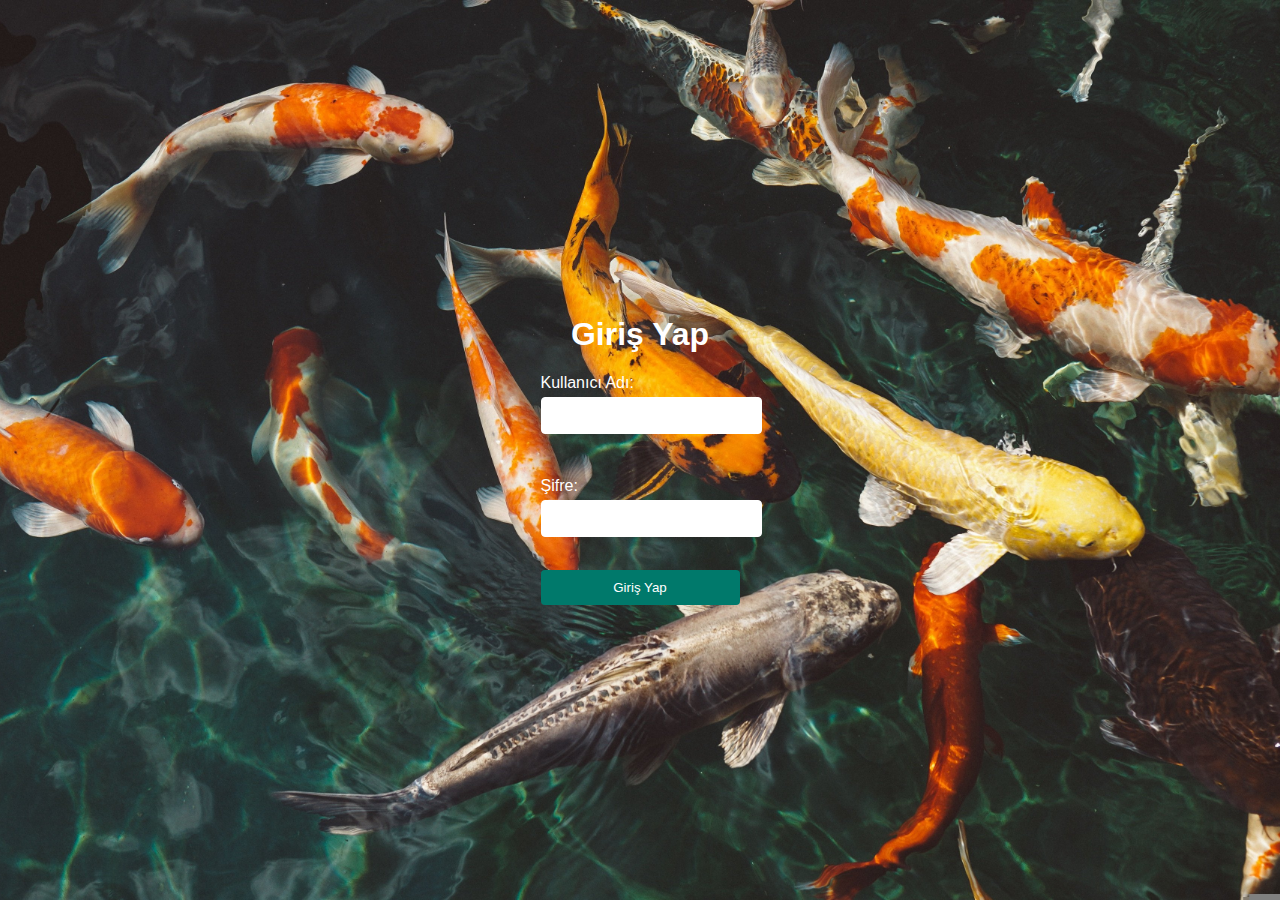
<file: 1/index.html>
<!DOCTYPE html>
<html lang="tr">
<head>
    <meta charset="UTF-8">
    <meta name="viewport" content="width=device-width, initial-scale=1.0">
    <title>Giriş Sayfası</title>
    <link rel="stylesheet" href="style3.css">
</head>
<body>
    
    <form id="loginForm">
        <h1>Giriş Yap</h1>
        <label for="username">Kullanıcı Adı:</label>
        <input type="text" id="username" required><br><br>

        <label for="password">Şifre:</label>
        <input type="password" id="password" required><br><br>

        <button type="submit">Giriş Yap</button>
    </form>
    
        <script>
            document.getElementById('loginForm').onsubmit = function(event) {
                event.preventDefault();
    
                // Giriş bilgilerini al
                const username = document.getElementById('username').value;
                const password = document.getElementById('password').value;
    
                // Basit bir kontrol: Eğer kullanıcı adı ve şifre boş değilse
                if (username === 'ceo' && password ==='123456789') {
                    // Listeleme sayfasına yönlendir
                    window.location.href = 'Binalar/bina-secimi.html';
                } else {
                    alert('Lütfen geçerli kullanıcı adı ve şifre giriniz.');
                }
            }
        </script>
    </body>
    </html>
</file>
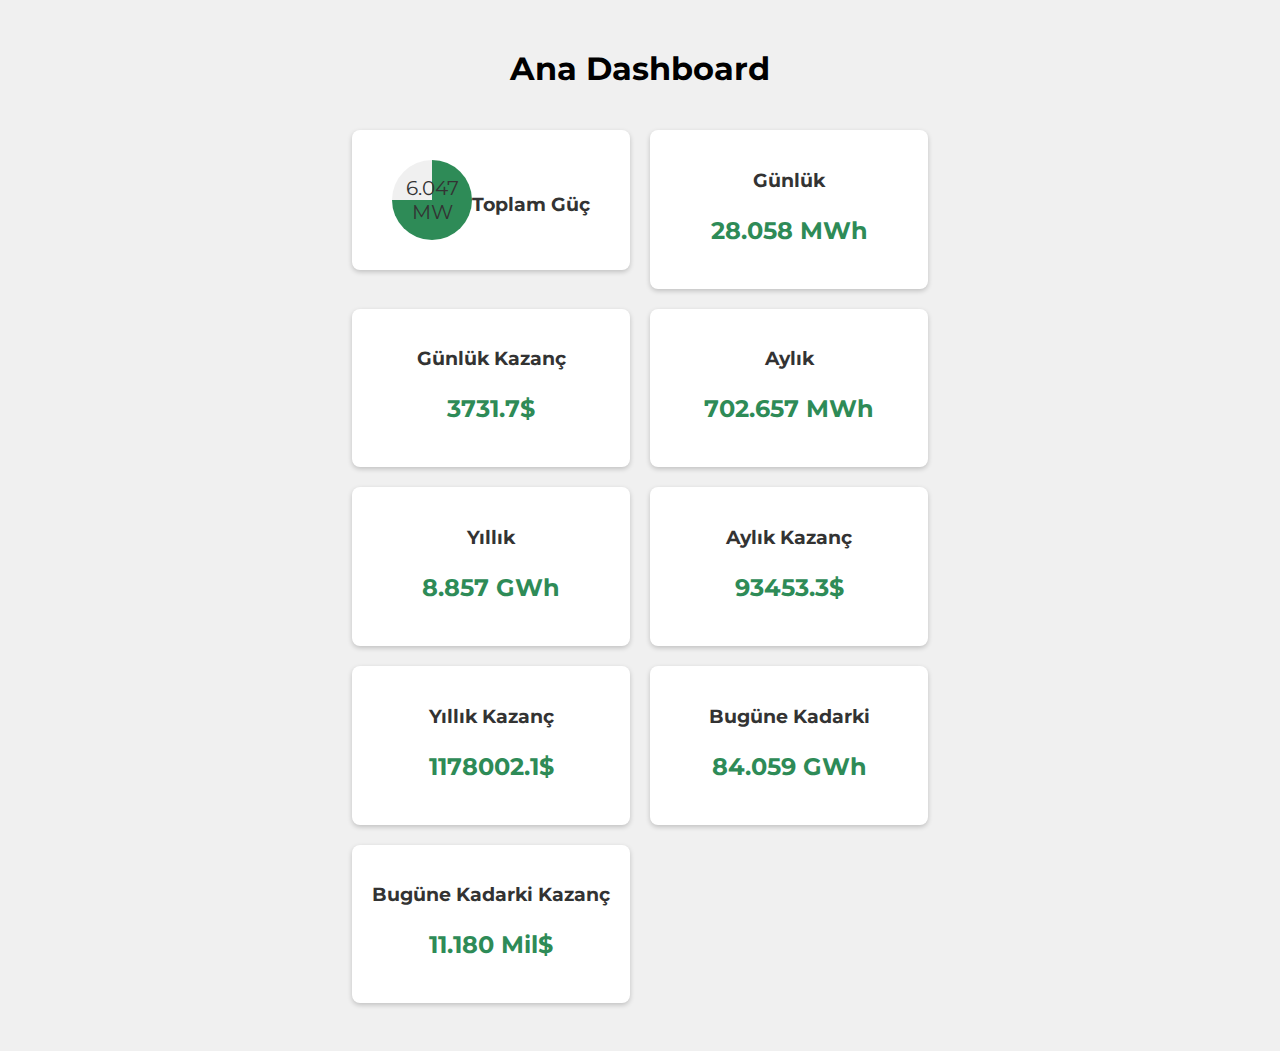
<file: 1/dashboard.html>
<!DOCTYPE html>
<html lang="tr">
<head>
    <meta charset="UTF-8">
    <meta name="viewport" content="width=device-width, initial-scale=1.0">
    <title>Ana Dashboard</title>
    <link rel="preconnect" href="https://fonts.googleapis.com">
    <link rel="preconnect" href="https://fonts.gstatic.com" crossorigin>
    <link href="https://fonts.googleapis.com/css2?family=Montserrat:wght@400;700&display=swap" rel="stylesheet">
    <style>
        body {
            font-family: 'Montserrat', sans-serif;
            background-color: #f0f0f0;
            display: flex;
            justify-content: center;
            align-items: center;
            flex-direction: column;
            padding: 20px;
        }

        .dashboard {
            display: grid;
            grid-template-columns: repeat(2, 1fr);
            gap: 20px;
            max-width: 900px;
            margin: 20px;
        }

        .card {
            background-color: white;
            border-radius: 8px;
            padding: 20px;
            box-shadow: 0 2px 5px rgba(0, 0, 0, 0.2);
            text-align: center;
        }

        .card h3 {
            margin-bottom: 10px;
            color: #333;
        }

        .card p {
            font-size: 24px;
            font-weight: bold;
            color: #2e8b57;
        }

        .card.gauge {
            display: flex;
            justify-content: center;
            align-items: center;
            height: 100px;
        }

        .gauge-circle {
            width: 80px;
            height: 80px;
            background: conic-gradient(#2e8b57 75%, #f0f0f0 75%);
            border-radius: 50%;
            display: flex;
            justify-content: center;
            align-items: center;
            font-size: 20px;
            color: #333;
        }
    </style>
</head>
<body>
    <h1>Ana Dashboard</h1>
    <div class="dashboard">
        <div class="card gauge">
            <div class="gauge-circle">6.047 MW</div>
            <h3>Toplam Güç</h3>
        </div>
        <div class="card">
            <h3>Günlük</h3>
            <p>28.058 MWh</p>
        </div>
        <div class="card">
            <h3>Günlük Kazanç</h3>
            <p>3731.7$</p>
        </div>
        <div class="card">
            <h3>Aylık</h3>
            <p>702.657 MWh</p>
        </div>
        <div class="card">
            <h3>Yıllık</h3>
            <p>8.857 GWh</p>
        </div>
        <div class="card">
            <h3>Aylık Kazanç</h3>
            <p>93453.3$</p>
        </div>
        <div class="card">
            <h3>Yıllık Kazanç</h3>
            <p>1178002.1$</p>
        </div>
        <div class="card">
            <h3>Bugüne Kadarki</h3>
            <p>84.059 GWh</p>
        </div>
        <div class="card">
            <h3>Bugüne Kadarki Kazanç</h3>
            <p>11.180 Mil$</p>
        </div>
    </div>
</body>
</html>
</file>
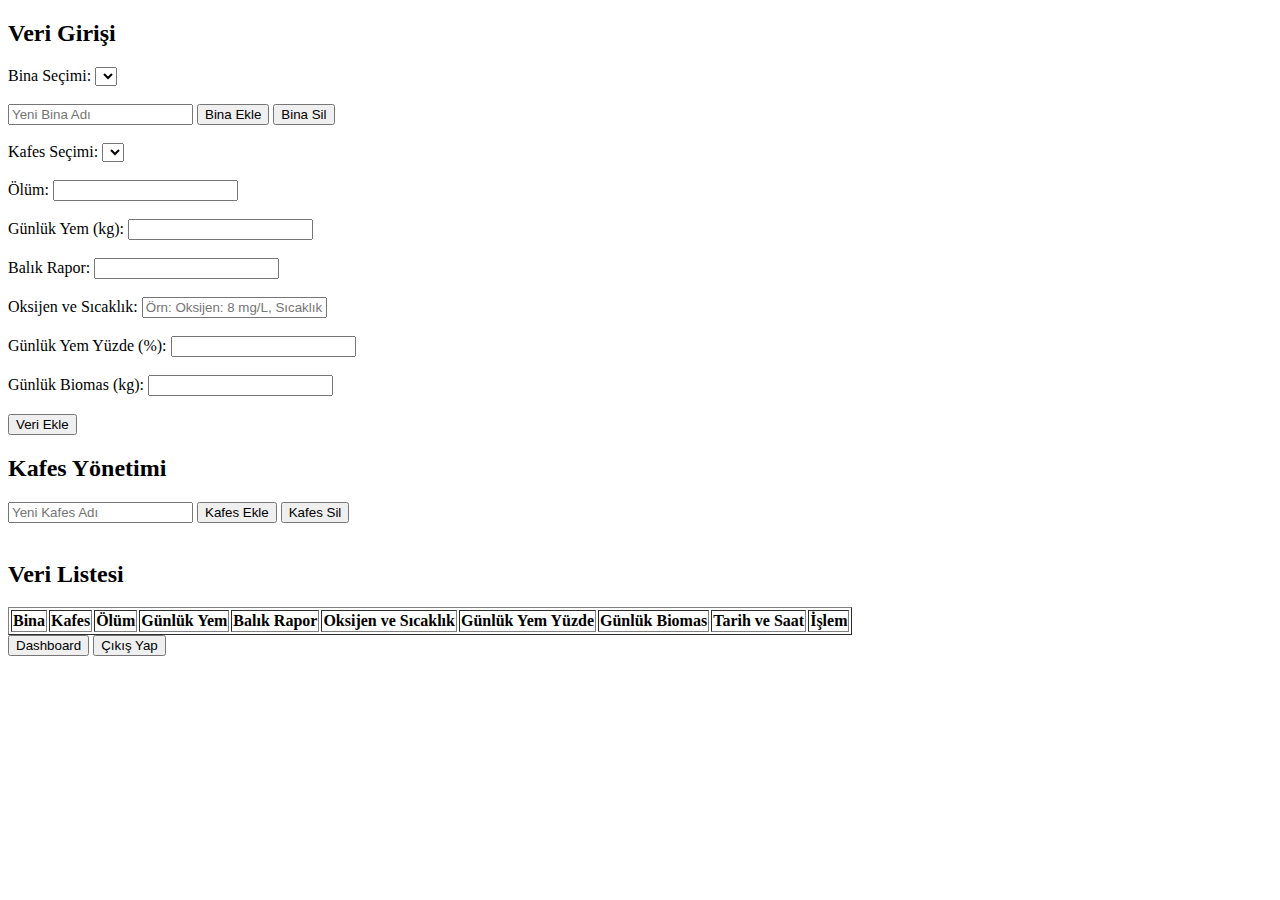
<file: 1/list.html>
<!DOCTYPE html>
<html lang="tr">
<head>
    <meta charset="UTF-8">
    <meta name="viewport" content="width=device-width, initial-scale=1.0">
    <title>Listeleme Sayfası</title>
</head>
<body>
    <h2>Veri Girişi</h2>
    <form id="dataForm">
        <!-- Bina Seçim Alanı -->
        <label for="binaSecimi">Bina Seçimi:</label>
        <select id="binaSecimi" required>
            <!-- Dinamik olarak bina seçenekleri eklenecek -->
        </select><br><br>

        <!-- Bina Ekleme ve Silme Butonları -->
        <input type="text" id="binaAdi" placeholder="Yeni Bina Adı">
        <button type="button" onclick="addBuilding()">Bina Ekle</button>
        <button type="button" onclick="deleteBuilding()">Bina Sil</button><br><br>

        <!-- Kafes Seçim Alanı -->
        <label for="kafesSecimi">Kafes Seçimi:</label>
        <select id="kafesSecimi" required>
            <!-- Dinamik olarak kafes seçenekleri eklenecek -->
        </select><br><br>

        <label for="olum">Ölüm:</label>
        <input type="number" id="olum" required><br><br>

        <label for="gunlukYem">Günlük Yem (kg):</label>
        <input type="number" id="gunlukYem" required><br><br>

        <label for="balikRapor">Balık Rapor:</label>
        <input type="text" id="balikRapor" required><br><br>

        <label for="oksijenSicaklik">Oksijen ve Sıcaklık:</label>
        <input type="text" id="oksijenSicaklik" placeholder="Örn: Oksijen: 8 mg/L, Sıcaklık: 20°C" required><br><br>

        <label for="gunlukYemYuzde">Günlük Yem Yüzde (%):</label>
        <input type="number" id="gunlukYemYuzde" required><br><br>

        <label for="gunlukBiomas">Günlük Biomas (kg):</label>
        <input type="number" id="gunlukBiomas" required><br><br>

        <button type="submit">Veri Ekle</button>
    </form>

    <h2>Kafes Yönetimi</h2>
    <input type="text" id="kafesAdi" placeholder="Yeni Kafes Adı">
    <button onclick="addCage()">Kafes Ekle</button>
    <button onclick="deleteCage()">Kafes Sil</button><br><br>

    <h2>Veri Listesi</h2>
    <table border="1">
        <thead>
            <tr>
                <th>Bina</th>
                <th>Kafes</th>
                <th>Ölüm</th>
                <th>Günlük Yem</th>
                <th>Balık Rapor</th>
                <th>Oksijen ve Sıcaklık</th>
                <th>Günlük Yem Yüzde</th>
                <th>Günlük Biomas</th>
                <th>Tarih ve Saat</th>
                <th>İşlem</th>
            </tr>
        </thead>
        <tbody id="dataTableBody">
            <!-- Yeni veriler buraya eklenecek -->
        </tbody>
    </table>

    <!-- Dashboard ve Çıkış Yap butonları -->
    <button onclick="goToDashboard()">Dashboard</button>
    <button onclick="logout()">Çıkış Yap</button>

    <script>
        // Dinamik olarak bina ve kafes listesini yükle
        window.onload = function() {
            loadBuildings();
            loadCages();
            loadStoredData();
        };

        // localStorage'dan verileri yükle ve tabloya ekle
        function loadStoredData() {
            const storedData = JSON.parse(localStorage.getItem('dataList')) || [];
            const tableBody = document.getElementById('dataTableBody');

            storedData.forEach((data, index) => {
                addRowToTable(data, index);
            });
        }

        document.getElementById('dataForm').onsubmit = function(event) {
            event.preventDefault();

            // Form alanlarındaki verileri al
            const bina = document.getElementById('binaSecimi').value;
            const kafes = document.getElementById('kafesSecimi').value;
            const olum = document.getElementById('olum').value;
            const gunlukYem = document.getElementById('gunlukYem').value;
            const balikRapor = document.getElementById('balikRapor').value;
            const oksijenSicaklik = document.getElementById('oksijenSicaklik').value;
            const gunlukYemYuzde = document.getElementById('gunlukYemYuzde').value;
            const gunlukBiomas = document.getElementById('gunlukBiomas').value;

            // Bilgisayarın mevcut tarih ve saatini al
            const currentDateTime = new Date();
            const formattedDateTime = currentDateTime.toLocaleString('tr-TR', { 
                dateStyle: 'short', 
                timeStyle: 'short' 
            });

            // Yeni veriyi oluştur
            const newData = {
                bina,
                kafes,
                olum,
                gunlukYem,
                balikRapor,
                oksijenSicaklik,
                gunlukYemYuzde,
                gunlukBiomas,
                tarihSaat: formattedDateTime
            };

            // localStorage'a veriyi ekle
            const storedData = JSON.parse(localStorage.getItem('dataList')) || [];
            storedData.push(newData);
            localStorage.setItem('dataList', JSON.stringify(storedData));

            // Yeni tablo satırı oluştur ve tabloya ekle
            addRowToTable(newData, storedData.length - 1);

            // Formu sıfırla
            document.getElementById('dataForm').reset();
        };

        // Tabloya yeni bir satır ekleme fonksiyonu
        function addRowToTable(data, index) {
            const tableBody = document.getElementById('dataTableBody');
            const newRow = tableBody.insertRow();

            newRow.innerHTML = `
                <td>${data.bina}</td>
                <td>${data.kafes}</td>
                <td>${data.olum}</td>
                <td>${data.gunlukYem} kg</td>
                <td>${data.balikRapor}</td>
                <td>${data.oksijenSicaklik}</td>
                <td>%${data.gunlukYemYuzde}</td>
                <td>${data.gunlukBiomas} kg</td>
                <td>${data.tarihSaat}</td>
                <td><button onclick="deleteRow(${index})">Sil</button></td>
            `;
        }

        // Satırı ve veriyi silme fonksiyonu
        function deleteRow(index) {
            // localStorage'daki veriyi sil
            let storedData = JSON.parse(localStorage.getItem('dataList')) || [];
            storedData.splice(index, 1);
            localStorage.setItem('dataList', JSON.stringify(storedData));

            // Tabloyu güncelle
            document.getElementById('dataTableBody').innerHTML = '';
            storedData.forEach((data, index) => {
                addRowToTable(data, index);
            });
        }

        // Dinamik bina listesi oluşturma ve güncelleme
        function loadBuildings() {
            const storedBuildings = JSON.parse(localStorage.getItem('buildingList')) || [];
            const binaSecimi = document.getElementById('binaSecimi');
            binaSecimi.innerHTML = ''; // Önce mevcut seçenekleri temizle

            storedBuildings.forEach((bina, index) => {
                let option = document.createElement('option');
                option.value = bina;
                option.text = bina;
                binaSecimi.appendChild(option);
            });
        }

        // Yeni bina ekleme fonksiyonu
        function addBuilding() {
            const binaAdi = document.getElementById('binaAdi').value;
            if (binaAdi) {
                const storedBuildings = JSON.parse(localStorage.getItem('buildingList')) || [];
                storedBuildings.push(binaAdi);
                localStorage.setItem('buildingList', JSON.stringify(storedBuildings));

                // Seçenekleri güncelle
                loadBuildings();
                document.getElementById('binaAdi').value = ''; // Girdi alanını temizle
            } else {
                alert("Lütfen bir bina adı girin.");
            }
        }

        // Bina silme fonksiyonu
        function deleteBuilding() {
            const binaAdi = document.getElementById('binaAdi').value;
            if (binaAdi) {
                let storedBuildings = JSON.parse(localStorage.getItem('buildingList')) || [];
                const index = storedBuildings.indexOf(binaAdi);
                if (index !== -1) {
                    storedBuildings.splice(index, 1);
                    localStorage.setItem('buildingList', JSON.stringify(storedBuildings));

                    // Seçenekleri güncelle
                    loadBuildings();
                    document.getElementById('binaAdi').value = ''; // Girdi alanını temizle
                } else {
                    alert("Bina bulunamadı.");
                }
            } else {
                alert("Lütfen silmek istediğiniz binanın adını girin.");
            }
        }

        // Dinamik kafes listesi oluşturma ve güncelleme
        function loadCages() {
            const storedCages = JSON.parse(localStorage.getItem('cageList')) || [];
            const kafesSecimi = document.getElementById('kafesSecimi');
            kafesSecimi.innerHTML = ''; // Önce mevcut seçenekleri temizle

            storedCages.forEach((kafes, index) => {
                let option = document.createElement('option');
                option.value = kafes;
                option.text = kafes;
                kafesSecimi.appendChild(option);
            });
        }

        // Yeni kafes ekleme fonksiyonu
        function addCage() {
            const kafesAdi = document.getElementById('kafesAdi').value;
            if (kafesAdi) {
                const storedCages = JSON.parse(localStorage.getItem('cageList')) || [];
                storedCages.push(kafesAdi);
                localStorage.setItem('cageList', JSON.stringify(storedCages));

                // Seçenekleri güncelle
                loadCages();
                document.getElementById('kafesAdi').value = ''; // Girdi alanını temizle
            } else {
                alert("Lütfen bir kafes adı girin.");
            }
        }

        // Kafes silme fonksiyonu
        function deleteCage() {
            const kafesAdi = document.getElementById('kafesAdi').value;
            if (kafesAdi) {
                let storedCages = JSON.parse(localStorage.getItem('cageList')) || [];
                const index = storedCages.indexOf(kafesAdi);
                if (index !== -1) {
                    storedCages.splice(index, 1);
                    localStorage.setItem('cageList', JSON.stringify(storedCages));

                    // Seçenekleri güncelle
                    loadCages();
                    document.getElementById('kafesAdi').value = ''; // Girdi alanını temizle
                } else {
                    alert("Kafes bulunamadı.");
                }
            } else {
                alert("Lütfen silmek istediğiniz kafesin adını girin.");
            }
        }

        // Dashboard sayfasına yönlendirme
        function goToDashboard() {
            window.location.href = 'dashboard.html'; // Dashboard sayfasının adını buraya girin
        }

        function logout() {
            // Giriş sayfasına dön
            window.location.href = 'index.html';
        }
    </script>
</body>
</html>
</file>
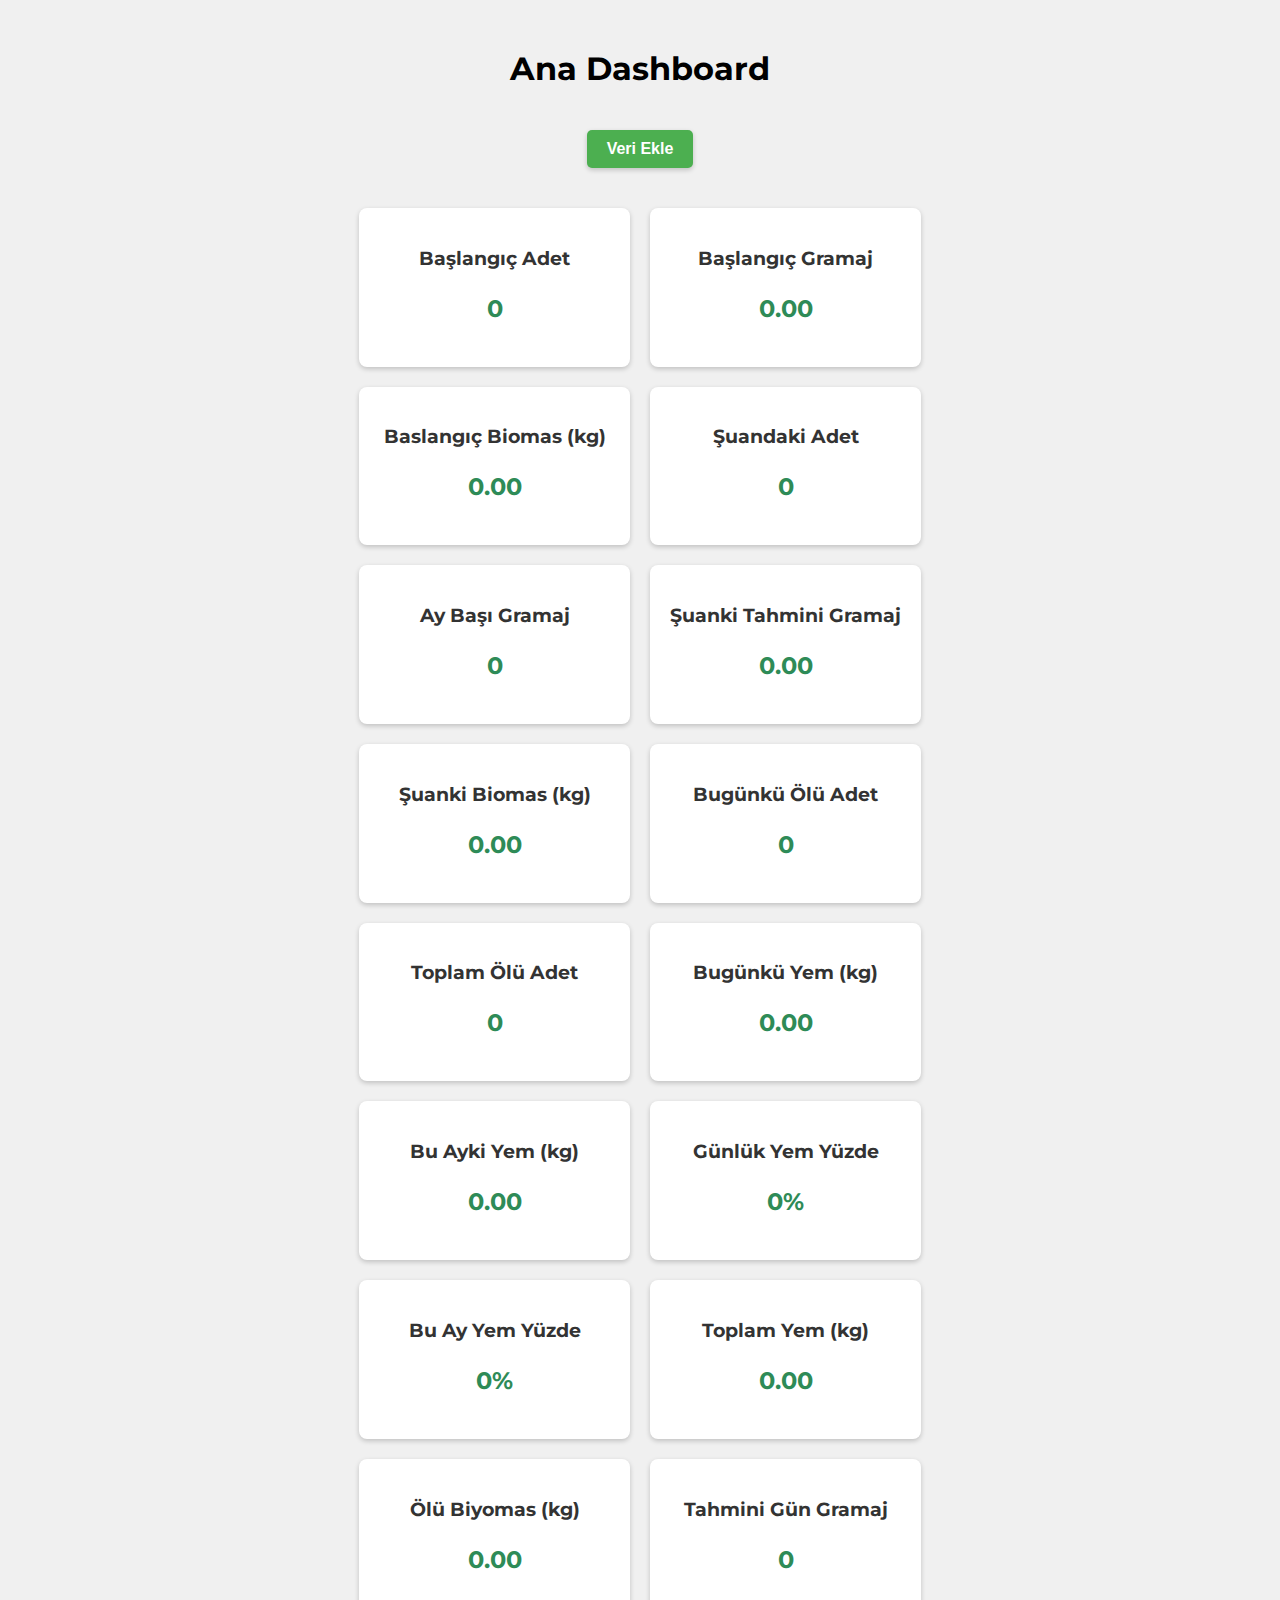
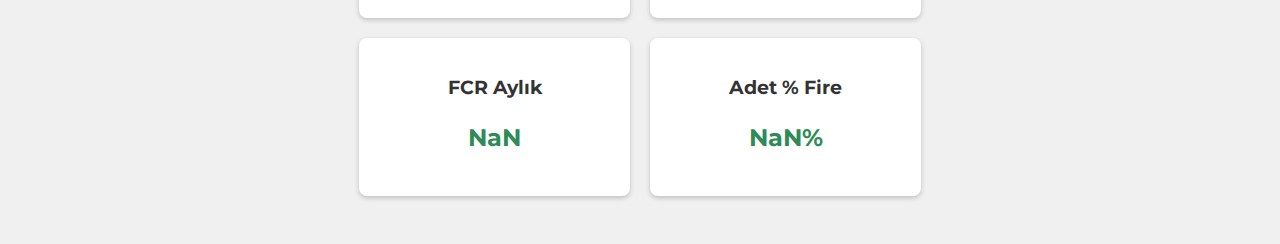
<file: 1/Binalar/dashboard-A.html>
<!DOCTYPE html>
<html lang="tr">
<head>
    <meta charset="UTF-8">
    <meta name="viewport" content="width=device-width, initial-scale=1.0">
    <title>Ana Dashboard</title>
    <link rel="preconnect" href="https://fonts.googleapis.com">
    <link rel="preconnect" href="https://fonts.gstatic.com" crossorigin>
    <link href="https://fonts.googleapis.com/css2?family=Montserrat:wght@400;700&display=swap" rel="stylesheet">
    <style>
        body {
            font-family: 'Montserrat', sans-serif;
            background-color: #f0f0f0;
            display: flex;
            justify-content: center;
            align-items: center;
            flex-direction: column;
            padding: 20px;
        }

        .dashboard {
            display: grid;
            grid-template-columns: repeat(2, 1fr);
            gap: 20px;
            max-width: 900px;
            margin: 20px;
        }

        .card {
            background-color: white;
            border-radius: 8px;
            padding: 20px;
            box-shadow: 0 2px 5px rgba(0, 0, 0, 0.2);
            text-align: center;
        }

        .card h3 {
            margin-bottom: 10px;
            color: #333;
        }

        .card p {
            font-size: 24px;
            font-weight: bold;
            color: #2e8b57;
        }

        .button-container {
            margin: 20px;
        }

        button {
            padding: 10px 20px;
            font-size: 16px;
            font-weight: bold;
            cursor: pointer;
            background-color: #4CAF50;
            color: white;
            border: none;
            border-radius: 5px;
            box-shadow: 0 2px 5px rgba(0, 0, 0, 0.2);
            transition: background-color 0.3s ease;
        }

        button:hover {
            background-color: #45a049;
        }
    </style>
</head>
<body>
    <h1>Ana Dashboard</h1>
    <div class="button-container">
        <button onclick="goToBinaSecimi()">Veri Ekle</button>
    </div>
    <div class="dashboard">
        <div class="card">
            <h3>Başlangıç Adet</h3>
            <p id="baslangicAdet">0</p>
        </div>
        <div class="card">
            <h3>Başlangıç Gramaj</h3>
            <p id="baslangicGramaj">0</p>
        </div>
        <div class="card">
            <h3>Baslangıç Biomas (kg)</h3>
            <p id="baslangicBiomas">0</p>
        </div>
        <div class="card">
            <h3>Şuandaki Adet</h3>
            <p id="suandakiAdet">0</p>
        </div>
        <div class="card">
            <h3>Ay Başı Gramaj</h3>
            <p id="ayBasiGramaj">0</p>
        </div>
        <div class="card">
            <h3>Şuanki Tahmini Gramaj</h3>
            <p id="suankiTahminiGramaj">0</p>
        </div>
        <div class="card">
            <h3>Şuanki Biomas (kg)</h3>
            <p id="suankiBiomas">0</p>
        </div>
        <div class="card">
            <h3>Bugünkü Ölü Adet</h3>
            <p id="bugunOluAdet">0</p>
        </div>
        <div class="card">
            <h3>Toplam Ölü Adet</h3>
            <p id="toplamOluAdet">0</p>
        </div>
        <div class="card">
            <h3>Bugünkü Yem (kg)</h3>
            <p id="bugunYem">0</p>
        </div>
        <div class="card">
            <h3>Bu Ayki Yem (kg)</h3>
            <p id="buAykiYem">0</p>
        </div>
        <div class="card">
            <h3>Günlük Yem Yüzde</h3>
            <p id="gunlukYemYuzde">0%</p>
        </div>
        <div class="card">
            <h3>Bu Ay Yem Yüzde</h3>
            <p id="buAyYemYuzde">0%</p>
        </div>
        <div class="card">
            <h3>Toplam Yem (kg)</h3>
            <p id="toplamYem">0</p>
        </div>
        <div class="card">
            <h3>Ölü Biyomas (kg)</h3>
            <p id="oluBiyomas">0</p>
        </div>
        <div class="card">
            <h3>Tahmini Gün Gramaj</h3>
            <p id="tahminiGun">0</p>
        </div>
        <div class="card">
            <h3>FCR Aylık</h3>
            <p id="fcr">0</p>
        </div>
        <div class="card">
            <h3>Adet % Fire</h3>
            <p id="fire">0%</p>
        </div>
    </div>

    <script>
        // "Veri Ekle" butonuna tıklanınca "Bina Seçimi" sayfasına yönlendir
        function goToBinaSecimi() {
            window.location.href = 'bina-secimi.html';
        }

        // LocalStorage'daki verileri al ve dashboard'u doldur
        function loadDashboardData() {
            // LocalStorage'dan bina A, B, C, D ve E verilerini al
            const binaAData = JSON.parse(localStorage.getItem('dataListA')) || [];
            const binaBData = JSON.parse(localStorage.getItem('dataListB')) || [];
            const binaCData = JSON.parse(localStorage.getItem('dataListC')) || [];
            const binaDData = JSON.parse(localStorage.getItem('dataListD')) || [];
            const binaEData = JSON.parse(localStorage.getItem('dataListE')) || [];

            // Bütün bina verilerini birleştir
            const allData = [...binaAData, ...binaBData, ...binaCData, ...binaDData, ...binaEData];

            // Verilerin toplamını hesapla
            let baslangicAdet = 0;
            let baslangicGramaj = 0;
            let baslangicBiomas = 0;
            let suandakiAdet = 0;
            let suankiTahminiGramaj = 0;
            let suankiBiomas = 0;
            let bugunOluAdet = 0;
            let toplamOluAdet = 0;
            let bugunYem = 0;
            let buAykiYem = 0;
            let toplamYem = 0;
            let olulenBiyomas = 0;
            let toplamFCR = 0;
            let toplamFire = 0;

            // Her bina için verileri toplar
            allData.forEach(data => {
                baslangicAdet += parseInt(data.baslangicAdet || 0);
                baslangicGramaj += parseFloat(data.baslangicGramaj || 0);
                baslangicBiomas += parseFloat(data.baslangicBiomas || 0);
                suandakiAdet += parseInt(data.suankiAdet || 0);
                suankiTahminiGramaj += parseFloat(data.suankiTahminiGramaj || 0);
                suankiBiomas += parseFloat(data.suankiBiomas || 0);
                bugunOluAdet += parseInt(data.olum || 0);
                toplamOluAdet += parseInt(data.toplamOlum || 0);
                bugunYem += parseFloat(data.gunlukYem || 0);
                buAykiYem += parseFloat(data.gunlukYem || 0); // Aylık yem verisi günlük veriler üzerinden hesaplanabilir
                toplamYem += parseFloat(data.toplamYem || 0);
                olulenBiyomas += parseFloat(data.suankiBiomas || 0) - parseFloat(data.baslangicBiomas || 0);
                toplamFCR += parseFloat(data.fcr || 0);
                toplamFire += parseFloat(data.fire || 0);
            });

            // Hesaplanan verileri dashboard'a yerleştir
            document.getElementById('baslangicAdet').textContent = baslangicAdet;
            document.getElementById('baslangicGramaj').textContent = baslangicGramaj.toFixed(2);
            document.getElementById('baslangicBiomas').textContent = baslangicBiomas.toFixed(2);
            document.getElementById('suandakiAdet').textContent = suandakiAdet;
            document.getElementById('suankiTahminiGramaj').textContent = suankiTahminiGramaj.toFixed(2);
            document.getElementById('suankiBiomas').textContent = suankiBiomas.toFixed(2);
            document.getElementById('bugunOluAdet').textContent = bugunOluAdet;
            document.getElementById('toplamOluAdet').textContent = toplamOluAdet;
            document.getElementById('bugunYem').textContent = bugunYem.toFixed(2);
            document.getElementById('buAykiYem').textContent = buAykiYem.toFixed(2);
            document.getElementById('toplamYem').textContent = toplamYem.toFixed(2);
            document.getElementById('oluBiyomas').textContent = olulenBiyomas.toFixed(2);
            document.getElementById('fcr').textContent = (toplamFCR / allData.length).toFixed(2);
            document.getElementById('fire').textContent = (toplamFire / allData.length).toFixed(2) + '%';
        }

        // Sayfa yüklendiğinde verileri yükle
        window.onload = loadDashboardData;
    </script>
</body>
</html>
</file>
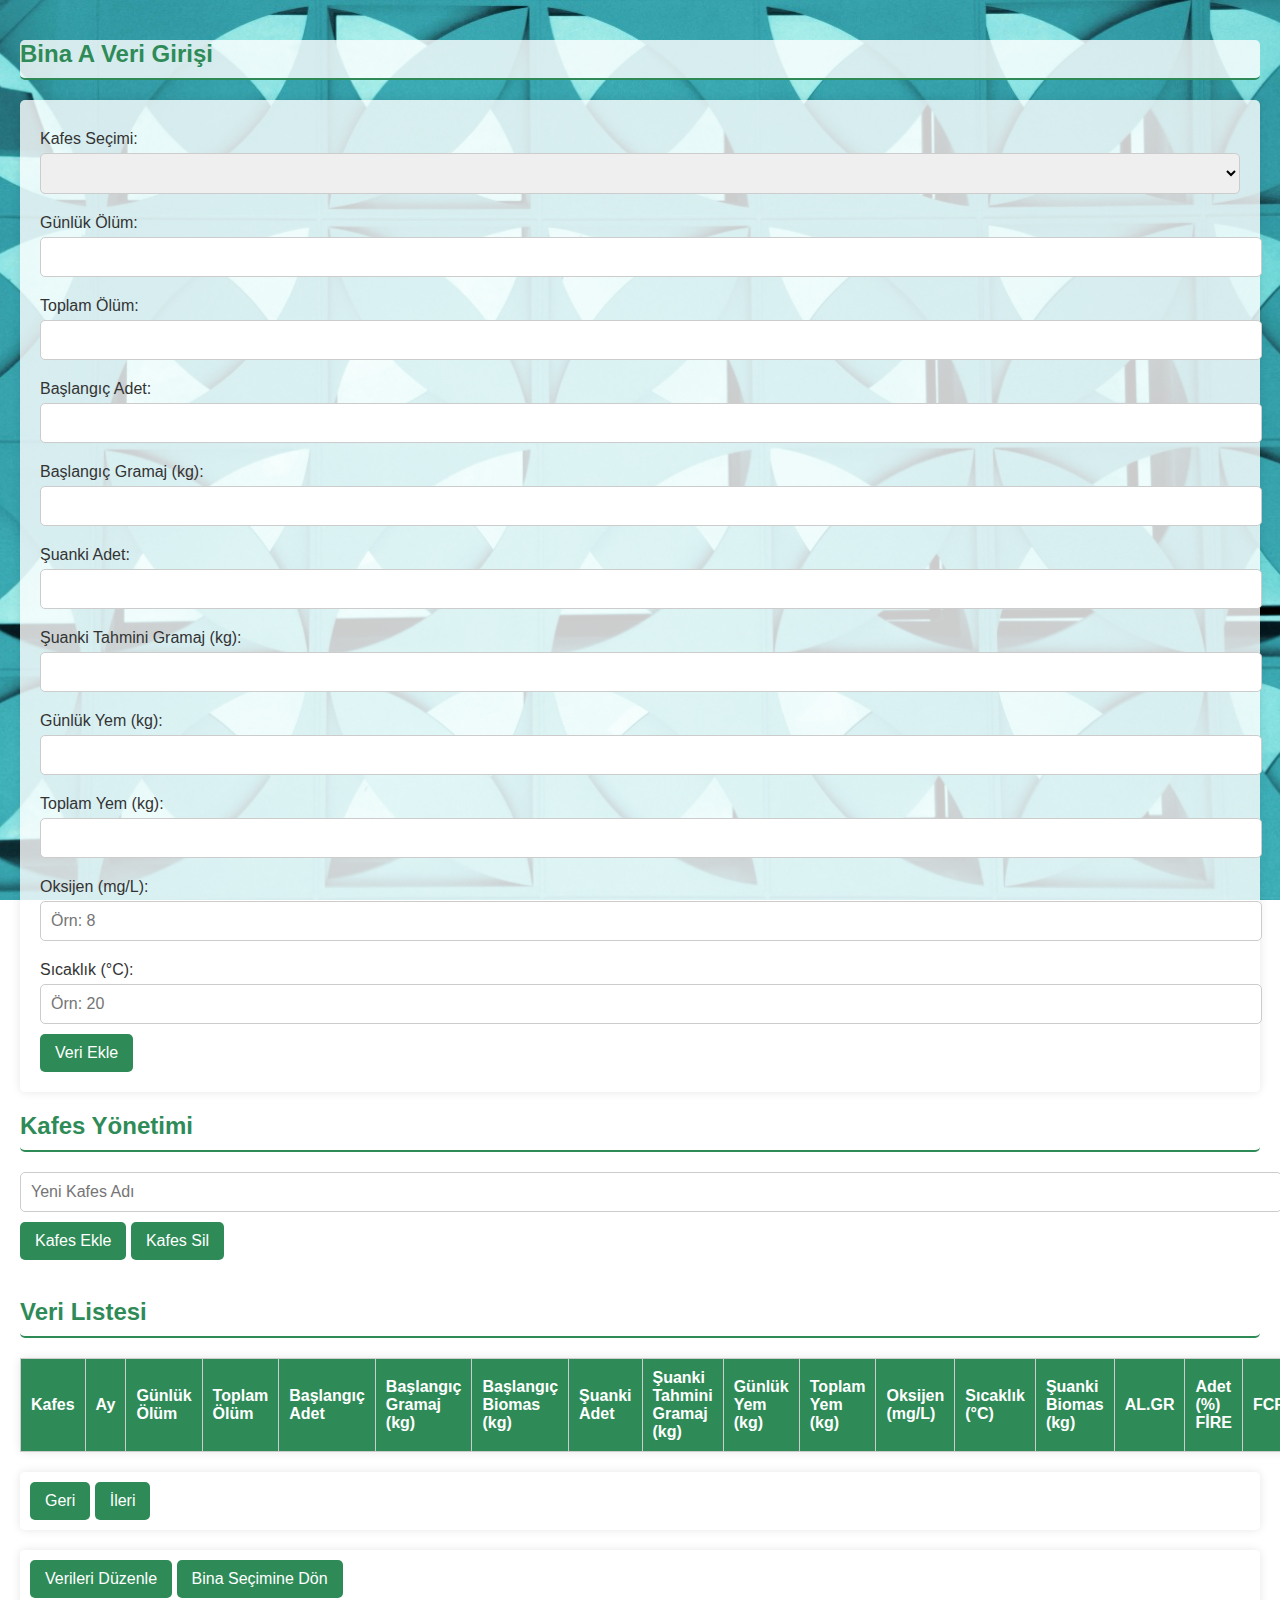
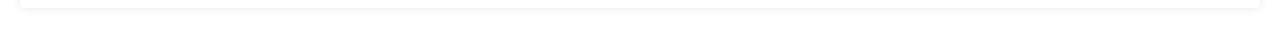
<file: 1/Binalar/veri-girisi-A.html>
<!DOCTYPE html>
<html lang="tr">
<head>
    <meta charset="UTF-8">
    <meta name="viewport" content="width=device-width, initial-scale=1.0">
    <title>Bina A Veri Girişi</title>
    <style>
        body {
            font-family: 'Montserrat', sans-serif;
            background-image: url('baliklar3.jpg');
            background-size: cover;
            background-attachment: fixed;
            background-position: center;
            color: #333;
            margin: 0;
            padding: 20px;
        }

        h2 {
            color: #2e8b57;
            border-bottom: 2px solid #2e8b57;
            padding-bottom: 10px;
            background: rgba(255, 255, 255, 0.8);
            border-radius: 5px;
        }

        form {
            background-color: rgba(255, 255, 255, 0.8);
            padding: 20px;
            border-radius: 5px;
            box-shadow: 0 0 10px rgba(0, 0, 0, 0.1);
            margin-bottom: 20px;
        }

        label {
            display: block;
            margin: 10px 0 5px;
        }

        input, select {
            width: 100%;
            padding: 10px;
            margin-bottom: 10px;
            border: 1px solid #ccc;
            border-radius: 5px;
            font-size: 16px;
        }

        button {
            background-color: #2e8b57;
            color: white;
            border: none;
            border-radius: 5px;
            padding: 10px 15px;
            cursor: pointer;
            font-size: 16px;
        }

        button:hover {
            background-color: #246b44;
        }

        table {
            width: 100%;
            border-collapse: collapse;
            margin-top: 20px;
            background: rgba(255, 255, 255, 0.8);
            border-radius: 5px;
            box-shadow: 0 0 10px rgba(0, 0, 0, 0.1);
        }

        th, td {
            padding: 10px;
            text-align: left;
            border: 1px solid #ccc;
        }

        th {
            background-color: #2e8b57;
            color: white;
        }

        tr:nth-child(even) {
            background-color: rgba(242, 242, 242, 0.8);
        }

        tr:hover {
            background-color: rgba(224, 247, 250, 0.8);
        }

        .button-container {
            margin: 20px 0;
            background: rgba(255, 255, 255, 0.8);
            padding: 10px;
            border-radius: 5px;
            box-shadow: 0 0 10px rgba(0, 0, 0, 0.1);
        }
    </style>
</head>
<body>
    <h2>Bina A Veri Girişi</h2>
    <form id="dataForm">
        <label for="kafesSecimi">Kafes Seçimi:</label>
        <select id="kafesSecimi" required></select>

        <label for="olum">Günlük Ölüm:</label>
        <input type="number" id="olum" required>

        <label for="toplamOlum">Toplam Ölüm:</label>
        <input type="number" id="toplamOlum" required>

        <label for="baslangicAdet">Başlangıç Adet:</label>
        <input type="number" id="baslangicAdet" required>

        <label for="baslangicGramaj">Başlangıç Gramaj (kg):</label>
        <input type="number" id="baslangicGramaj" step="0.01" required>

        <label for="suankiAdet">Şuanki Adet:</label>
        <input type="number" id="suankiAdet" required>

        <label for="suankiTahminiGramaj">Şuanki Tahmini Gramaj (kg):</label>
        <input type="number" id="suankiTahminiGramaj" step="0.01" required>

        <label for="gunlukYem">Günlük Yem (kg):</label>
        <input type="number" id="gunlukYem" required>

        <label for="toplamYem">Toplam Yem (kg):</label>
        <input type="number" id="toplamYem" required>

        <label for="oksijen">Oksijen (mg/L):</label>
        <input type="number" id="oksijen" placeholder="Örn: 8" step="0.01" required>

        <label for="sicaklik">Sıcaklık (°C):</label>
        <input type="number" id="sicaklik" placeholder="Örn: 20" step="0.1" required>

        <button type="submit">Veri Ekle</button>
    </form>

    <h2>Kafes Yönetimi</h2>
    <input type="text" id="kafesAdi" placeholder="Yeni Kafes Adı">
    <button onclick="addCage()">Kafes Ekle</button>
    <button onclick="deleteCage()">Kafes Sil</button><br><br>
    
    <h2>Veri Listesi</h2>
    <table>
        <thead>
            <tr>
                <th>Kafes</th>
                <th>Ay</th>
                <th>Günlük Ölüm</th>
                <th>Toplam Ölüm</th>
                <th>Başlangıç Adet</th>
                <th>Başlangıç Gramaj (kg)</th>
                <th>Başlangıç Biomas (kg)</th>
                <th>Şuanki Adet</th>
                <th>Şuanki Tahmini Gramaj (kg)</th>
                <th>Günlük Yem (kg)</th>
                <th>Toplam Yem (kg)</th>
                <th>Oksijen (mg/L)</th>
                <th>Sıcaklık (°C)</th>
                <th>Şuanki Biomas (kg)</th>
                <th>AL.GR</th>
                <th>Adet (%) FİRE</th> 
                <th>FCR</th>
                <th>Tarih ve Saat</th>
                <th>İşlem</th>
            </tr>
        </thead>
        <tbody id="dataTableBody"></tbody>
    </table>

    <div class="button-container">
        <button onclick="navigateData(-1)">Geri</button>
        <button onclick="navigateData(1)">İleri</button>
    </div>

    <div class="button-container">
        <button onclick="goToEditPage()">Verileri Düzenle</button>
        <button onclick="goBack()">Bina Seçimine Dön</button>
    </div>

    <script>
        let currentStartIndex = 0;
        const viewWindowSize = 30;

        window.onload = function() {
            loadCages();
            loadStoredData();
        };

        function loadStoredData() {
            const storedData = JSON.parse(localStorage.getItem('dataListA')) || [];
            const tableBody = document.getElementById('dataTableBody');
            tableBody.innerHTML = '';

            const viewData = storedData.slice(currentStartIndex, currentStartIndex + viewWindowSize);
            viewData.forEach((data, index) => {
                addRowToTable(data, index);
            });
        }

        function navigateData(direction) {
            const storedData = JSON.parse(localStorage.getItem('dataListA')) || [];
            const maxIndex = Math.max(storedData.length - viewWindowSize, 0);

            currentStartIndex += direction * viewWindowSize;

            if (currentStartIndex < 0) {
                currentStartIndex = 0;
            } else if (currentStartIndex > maxIndex) {
                currentStartIndex = maxIndex;
            }

            loadStoredData();
        }

        document.getElementById('dataForm').onsubmit = function(event) {
            event.preventDefault();

            const kafes = document.getElementById('kafesSecimi').value;
            const olum = parseInt(document.getElementById('olum').value);
            const toplamOlum = parseInt(document.getElementById('toplamOlum').value);
            const baslangicAdet = parseInt(document.getElementById('baslangicAdet').value);
            const baslangicGramaj = parseFloat(document.getElementById('baslangicGramaj').value);
            const suankiAdet = parseInt(document.getElementById('suankiAdet').value);
            const suankiTahminiGramaj = parseFloat(document.getElementById('suankiTahminiGramaj').value);
            const gunlukYem = parseFloat(document.getElementById('gunlukYem').value);
            const toplamYem = parseFloat(document.getElementById('toplamYem').value);
            const oksijen = parseFloat(document.getElementById('oksijen').value);
            const sicaklik = parseFloat(document.getElementById('sicaklik').value);

            const baslangicBiomas = baslangicAdet * baslangicGramaj;
            const suankiBiomas = suankiAdet * suankiTahminiGramaj;

            // FCR hesaplama
            const FCRValue = (toplamYem / (suankiBiomas - baslangicBiomas)).toFixed(2); // FCR hesaplama

            const tarihSaat = new Date().toLocaleString();
            const newData = {
                kafes,
                ay: new Date().getMonth() + 1,
                olum,
                toplamOlum,
                baslangicAdet,
                baslangicGramaj,
                baslangicBiomas,
                suankiAdet,
                suankiTahminiGramaj,
                gunlukYem,
                toplamYem,
                oksijen,
                sicaklik,
                suankiBiomas,
                ALGR: (toplamOlum / (toplamOlum + suankiAdet)).toFixed(2), // AL.GR hesaplama
                adetFire: ((toplamOlum / baslangicAdet) * 100).toFixed(2), // Adet fire hesaplama
                FCR: FCRValue,
                tarihSaat
            };

            const storedData = JSON.parse(localStorage.getItem('dataListA')) || [];
            storedData.push(newData);
            localStorage.setItem('dataListA', JSON.stringify(storedData));
            addRowToTable(newData, storedData.length - 1);
            document.getElementById('dataForm').reset();
        };

        function addRowToTable(data, index) {
            const tableBody = document.getElementById('dataTableBody');
            const newRow = tableBody.insertRow();

            newRow.innerHTML = `
                <td>${data.kafes}</td>
                <td>${data.ay}</td>
                <td>${data.olum}</td>
                <td>${data.toplamOlum}</td>
                <td>${data.baslangicAdet}</td>
                <td>${data.baslangicGramaj} kg</td>
                <td>${data.baslangicBiomas} kg</td>
                <td>${data.suankiAdet}</td>
                <td>${data.suankiTahminiGramaj} kg</td>
                <td>${data.gunlukYem} kg</td>
                <td>${data.toplamYem} kg</td>
                <td>${data.oksijen} mg/L</td>
                <td>${data.sicaklik} °C</td>
                <td>${data.suankiBiomas} kg</td>
                <td>${data.ALGR} kg</td>
                <td>${data.adetFire} %</td>
                <td>${data.FCR}</td>
                <td>${data.tarihSaat}</td>
                <td><button onclick="deleteRow(${index})">Sil</button></td>
            `;
        }

        function deleteRow(index) {
            const storedData = JSON.parse(localStorage.getItem('dataListA')) || [];
            storedData.splice(index, 1);
            localStorage.setItem('dataListA', JSON.stringify(storedData));
            loadStoredData();
        }

        function loadCages() {
            const kafesSecimi = document.getElementById('kafesSecimi');
            const kafesListesi = JSON.parse(localStorage.getItem('kafesList')) || [];
            kafesListesi.forEach(kafes => {
                const option = document.createElement('option');
                option.value = kafes;
                option.textContent = kafes;
                kafesSecimi.appendChild(option);
            });
        }

        function addCage() {
            const kafesAdi = document.getElementById('kafesAdi').value.trim();
            if (kafesAdi) {
                const kafesListesi = JSON.parse(localStorage.getItem('kafesList')) || [];
                if (!kafesListesi.includes(kafesAdi)) {
                    kafesListesi.push(kafesAdi);
                    localStorage.setItem('kafesList', JSON.stringify(kafesListesi));
                    loadCages();
                    document.getElementById('kafesAdi').value = '';
                } else {
                    alert('Bu kafes zaten mevcut.');
                }
            } else {
                alert('Lütfen bir kafes adı girin.');
            }
        }

        function deleteCage() {
            const kafesSecimi = document.getElementById('kafesSecimi');
            const kafesAdi = kafesSecimi.value;
            if (kafesAdi) {
                let kafesListesi = JSON.parse(localStorage.getItem('kafesList')) || [];
                kafesListesi = kafesListesi.filter(kafes => kafes !== kafesAdi);
                localStorage.setItem('kafesList', JSON.stringify(kafesListesi));
                loadCages();
                kafesSecimi.value = '';
            } else {
                alert('Lütfen silmek için bir kafes seçin.');
            }
        }

        function goToEditPage() {
            window.location.href = 'duzenle-A.html';
        }

        function goBack() {
            window.location.href = 'bina-secimi.html';
        }
    </script>
</body>
</html>
</file>
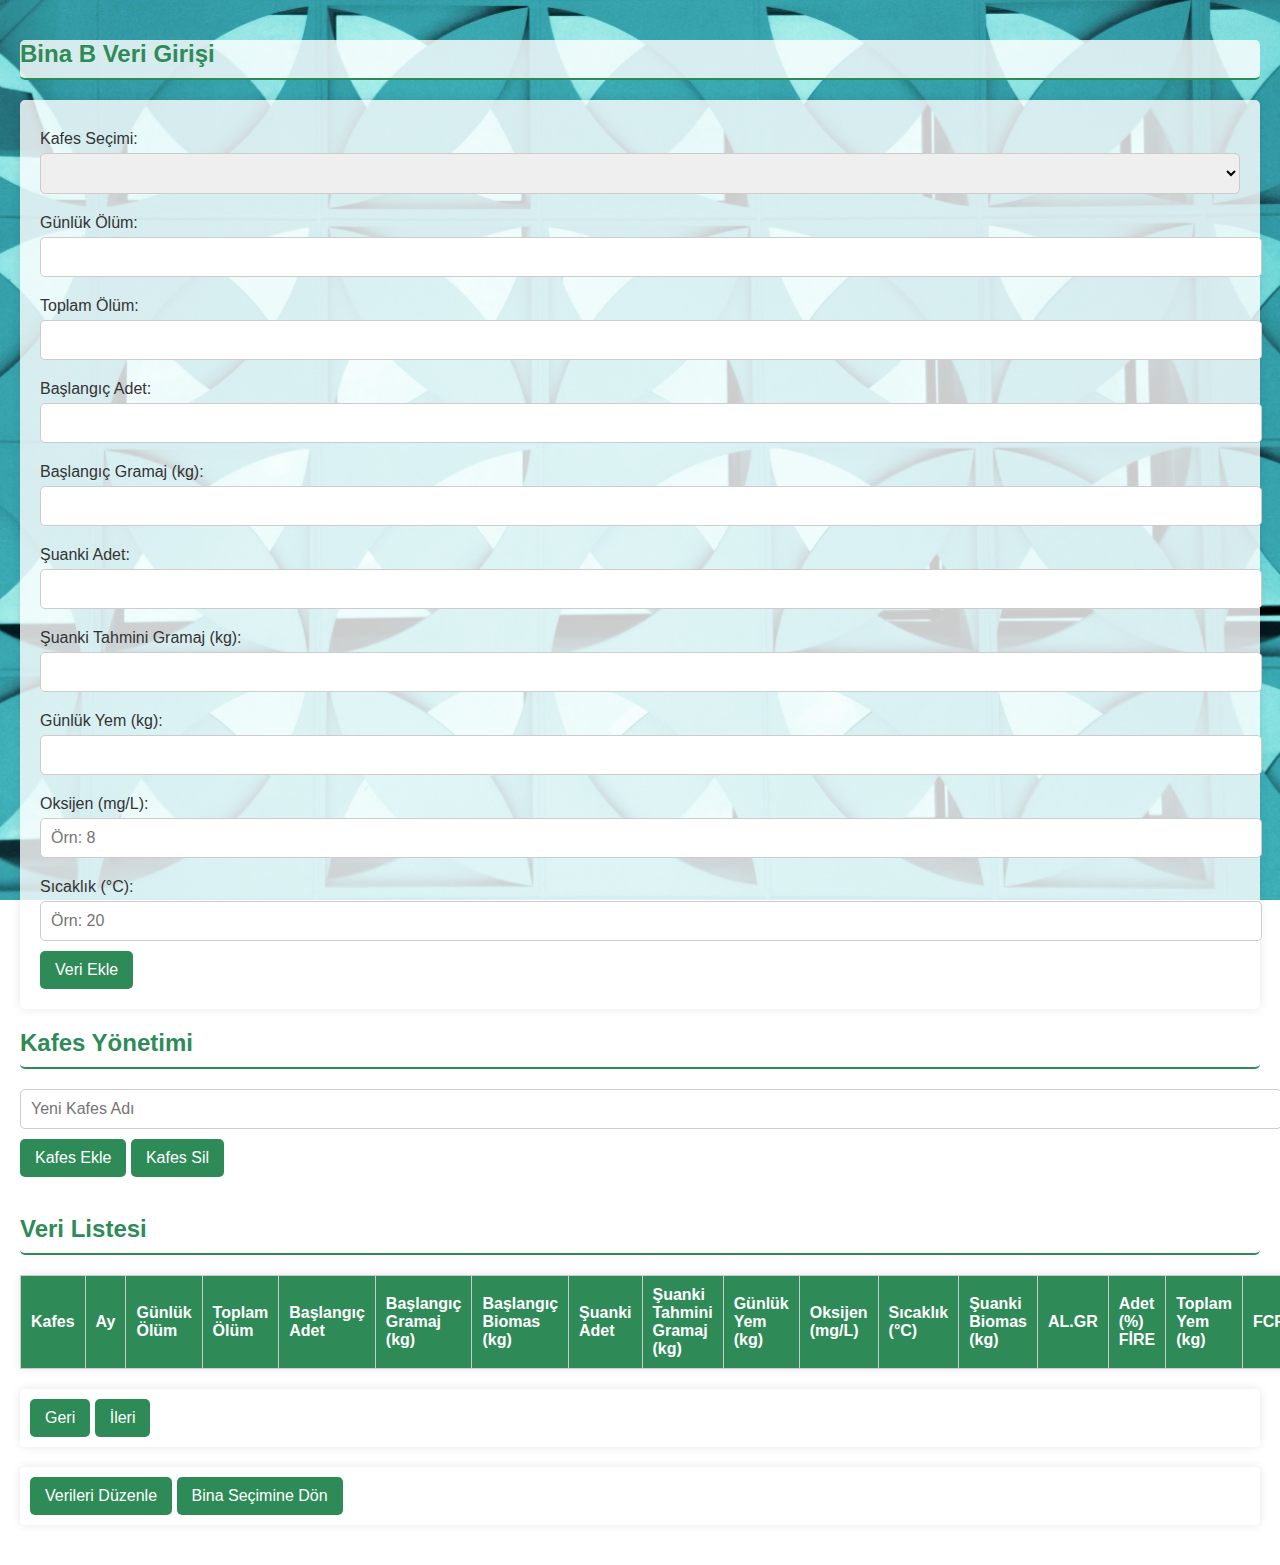
<file: 1/Binalar/veri-girisi-B.html>
<!DOCTYPE html>
<html lang="tr">
<head>
    <meta charset="UTF-8">
    <meta name="viewport" content="width=device-width, initial-scale=1.0">
    <title>Bina B Veri Girişi</title>
    <style>
        body {
            font-family: 'Montserrat', sans-serif;
            background-image: url('baliklar3.jpg');
            background-size: cover;
            background-attachment: fixed;
            background-position: center;
            color: #333;
            margin: 0;
            padding: 20px;
        }

        h2 {
            color: #2e8b57;
            border-bottom: 2px solid #2e8b57;
            padding-bottom: 10px;
            background: rgba(255, 255, 255, 0.8);
            border-radius: 5px;
        }

        form {
            background-color: rgba(255, 255, 255, 0.8);
            padding: 20px;
            border-radius: 5px;
            box-shadow: 0 0 10px rgba(0, 0, 0, 0.1);
            margin-bottom: 20px;
        }

        label {
            display: block;
            margin: 10px 0 5px;
        }

        input, select {
            width: 100%;
            padding: 10px;
            margin-bottom: 10px;
            border: 1px solid #ccc;
            border-radius: 5px;
            font-size: 16px;
        }

        button {
            background-color: #2e8b57;
            color: white;
            border: none;
            border-radius: 5px;
            padding: 10px 15px;
            cursor: pointer;
            font-size: 16px;
        }

        button:hover {
            background-color: #246b44;
        }

        table {
            width: 100%;
            border-collapse: collapse;
            margin-top: 20px;
            background: rgba(255, 255, 255, 0.8);
            border-radius: 5px;
            box-shadow: 0 0 10px rgba(0, 0, 0, 0.1);
        }

        th, td {
            padding: 10px;
            text-align: left;
            border: 1px solid #ccc;
        }

        th {
            background-color: #2e8b57;
            color: white;
        }

        tr:nth-child(even) {
            background-color: rgba(242, 242, 242, 0.8);
        }

        tr:hover {
            background-color: rgba(224, 247, 250, 0.8);
        }

        .button-container {
            margin: 20px 0;
            background: rgba(255, 255, 255, 0.8);
            padding: 10px;
            border-radius: 5px;
            box-shadow: 0 0 10px rgba(0, 0, 0, 0.1);
        }
    </style>
</head>
<body>
    <h2>Bina B Veri Girişi</h2>
    <form id="dataForm">
        <label for="kafesSecimi">Kafes Seçimi:</label>
        <select id="kafesSecimi" required></select>

        <label for="olum">Günlük Ölüm:</label>
        <input type="number" id="olum" required>

        <label for="toplamOlum">Toplam Ölüm:</label>
        <input type="number" id="toplamOlum" required>

        <label for="baslangicAdet">Başlangıç Adet:</label>
        <input type="number" id="baslangicAdet" required>

        <label for="baslangicGramaj">Başlangıç Gramaj (kg):</label>
        <input type="number" id="baslangicGramaj" step="0.01" required>

        <label for="suankiAdet">Şuanki Adet:</label>
        <input type="number" id="suankiAdet" required>

        <label for="suankiTahminiGramaj">Şuanki Tahmini Gramaj (kg):</label>
        <input type="number" id="suankiTahminiGramaj" step="0.01" required>

        <label for="gunlukYem">Günlük Yem (kg):</label>
        <input type="number" id="gunlukYem" required>

        <label for="oksijen">Oksijen (mg/L):</label>
        <input type="number" id="oksijen" placeholder="Örn: 8" step="0.01" required>

        <label for="sicaklik">Sıcaklık (°C):</label>
        <input type="number" id="sicaklik" placeholder="Örn: 20" step="0.1" required>

        <button type="submit">Veri Ekle</button>
    </form>

    <h2>Kafes Yönetimi</h2>
    <input type="text" id="kafesAdi" placeholder="Yeni Kafes Adı">
    <button onclick="addCage()">Kafes Ekle</button>
    <button onclick="deleteCage()">Kafes Sil</button><br><br>
    
    <h2>Veri Listesi</h2>
    <table>
        <thead>
            <tr>
                <th>Kafes</th>
                <th>Ay</th>
                <th>Günlük Ölüm</th>
                <th>Toplam Ölüm</th>
                <th>Başlangıç Adet</th>
                <th>Başlangıç Gramaj (kg)</th>
                <th>Başlangıç Biomas (kg)</th>
                <th>Şuanki Adet</th>
                <th>Şuanki Tahmini Gramaj (kg)</th>
                <th>Günlük Yem (kg)</th>
                <th>Oksijen (mg/L)</th>
                <th>Sıcaklık (°C)</th>
                <th>Şuanki Biomas (kg)</th>
                <th>AL.GR</th>
                <th>Adet (%) FİRE</th> 
                <th>Toplam Yem (kg)</th>
                <th>FCR</th>
                <th>Tarih ve Saat</th>
                <th>İşlem</th>
            </tr>
        </thead>
        <tbody id="dataTableBody"></tbody>
    </table>

    <div class="button-container">
        <button onclick="navigateData(-1)">Geri</button>
        <button onclick="navigateData(1)">İleri</button>
    </div>

    <div class="button-container">
        <button onclick="goToEditPage()">Verileri Düzenle</button>
        <button onclick="goBack()">Bina Seçimine Dön</button>
    </div>

    <script>
        let currentStartIndex = 0;
        const viewWindowSize = 30;

        window.onload = function() {
            loadCages();
            loadStoredData();
        };

        function loadStoredData() {
            const storedData = JSON.parse(localStorage.getItem('dataListB')) || [];
            const tableBody = document.getElementById('dataTableBody');
            tableBody.innerHTML = '';

            const viewData = storedData.slice(currentStartIndex, currentStartIndex + viewWindowSize);
            viewData.forEach((data, index) => {
                addRowToTable(data, index);
            });
        }

        function navigateData(direction) {
            const storedData = JSON.parse(localStorage.getItem('dataListB')) || [];
            const maxIndex = Math.max(storedData.length - viewWindowSize, 0);

            currentStartIndex += direction * viewWindowSize;

            if (currentStartIndex < 0) {
                currentStartIndex = 0;
            } else if (currentStartIndex > maxIndex) {
                currentStartIndex = maxIndex;
            }

            loadStoredData();
        }

        document.getElementById('dataForm').onsubmit = function(event) {
            event.preventDefault();

            const kafes = document.getElementById('kafesSecimi').value;
            const olum = parseInt(document.getElementById('olum').value);
            const toplamOlum = parseInt(document.getElementById('toplamOlum').value);
            const baslangicAdet = parseInt(document.getElementById('baslangicAdet').value);
            const baslangicGramaj = parseFloat(document.getElementById('baslangicGramaj').value);
            const suankiAdet = parseInt(document.getElementById('suankiAdet').value);
            const suankiTahminiGramaj = parseFloat(document.getElementById('suankiTahminiGramaj').value);
            const gunlukYem = parseFloat(document.getElementById('gunlukYem').value);
            const oksijen = parseFloat(document.getElementById('oksijen').value);
            const sicaklik = parseFloat(document.getElementById('sicaklik').value);

            const FCR = 1.2; 
            const suankiBiomas = (suankiAdet * suankiTahminiGramaj / 1000).toFixed(2); 
            const baslangicBiomas = (baslangicAdet * baslangicGramaj / 1000).toFixed(2); 
            const ALGR = (suankiTahminiGramaj - baslangicGramaj).toFixed(2); 

            let storedData = JSON.parse(localStorage.getItem('dataListB')) || [];
            const totalYem = (storedData.reduce((total, item) => total + parseFloat(item.gunlukYem), 0) + gunlukYem).toFixed(2); 
            const FCRValue = (totalYem / (suankiBiomas - baslangicBiomas)).toFixed(2); 

            let adetFire = 0;
            if (toplamOlum > 0) {
                adetFire = ((toplamOlum / baslangicAdet) * 100).toFixed(2);
            }

            const currentDateTime = new Date();
            const formattedDateTime = currentDateTime.toLocaleString('tr-TR', { 
                dateStyle: 'short', 
                timeStyle: 'short' 
            });
            const ay = currentDateTime.toLocaleString('tr-TR', { month: 'long' });

            const newData = {
                kafes,
                ay,
                olum,
                toplamOlum,
                baslangicAdet,
                baslangicGramaj,
                baslangicBiomas,
                suankiAdet,
                suankiTahminiGramaj,
                gunlukYem,
                oksijen,
                sicaklik,
                suankiBiomas,
                ALGR, 
                adetFire, 
                totalYem, 
                FCR: FCRValue,
                tarihSaat: formattedDateTime
            };

            storedData.push(newData);
            localStorage.setItem('dataListB', JSON.stringify(storedData));

            document.getElementById('dataTableBody').innerHTML = '';
            loadStoredData();

            document.getElementById('dataForm').reset();
        };

        function addRowToTable(data, index) {
            const tableBody = document.getElementById('dataTableBody');
            const newRow = tableBody.insertRow();

            newRow.innerHTML = `
                <td>${data.kafes}</td>
                <td>${data.ay}</td>
                <td>${data.olum}</td>
                <td>${data.toplamOlum}</td>
                <td>${data.baslangicAdet}</td>
                <td>${data.baslangicGramaj} kg</td>
                <td>${data.baslangicBiomas} kg</td>
                <td>${data.suankiAdet}</td>
                <td>${data.suankiTahminiGramaj} kg</td>
                <td>${data.gunlukYem} kg</td>
                <td>${data.oksijen} mg/L</td>
                <td>${data.sicaklik} °C</td>
                <td>${data.suankiBiomas} kg</td>
                <td>${data.ALGR} kg</td> 
                <td>${data.adetFire} %</td> 
                <td>${data.totalYem} kg</td> 
                <td>${data.FCR}</td> 
                <td>${data.tarihSaat}</td>
                <td><button onclick="deleteRow(${index})">Sil</button></td>
            `;
        }

        function deleteRow(index) {
            let storedData = JSON.parse(localStorage.getItem('dataListB')) || [];
            storedData.splice(index, 1);
            localStorage.setItem('dataListB', JSON.stringify(storedData));
            loadStoredData();
        }

        function addCage() {
            const kafesAdi = document.getElementById('kafesAdi').value.trim();
            if (kafesAdi !== '') {
                let kafesler = JSON.parse(localStorage.getItem('cageListB')) || [];
                kafesler.push(kafesAdi);
                localStorage.setItem('cageListB', JSON.stringify(kafesler));
                loadCages();
                document.getElementById('kafesAdi').value = '';
            }
        }

        function deleteCage() {
            const kafes = document.getElementById('kafesSecimi').value;
            let kafesler = JSON.parse(localStorage.getItem('cageListB')) || [];
            kafesler = kafesler.filter(k => k !== kafes);
            localStorage.setItem('cageListB', JSON.stringify(kafesler));
            loadCages();
        }

        function loadCages() {
            const kafesler = JSON.parse(localStorage.getItem('cageListB')) || [];
            const kafesSecimi = document.getElementById('kafesSecimi');
            kafesSecimi.innerHTML = '';

            kafesler.forEach(kafes => {
                const option = document.createElement('option');
                option.value = kafes;
                option.text = kafes;
                kafesSecimi.appendChild(option);
            });
        }

        function goToEditPage() {
            window.location.href = 'duzenle-B.html';
        }

        function goBack() {
            window.location.href = 'bina-secimi.html';
        }

    </script>
</body>
</html>
</file>
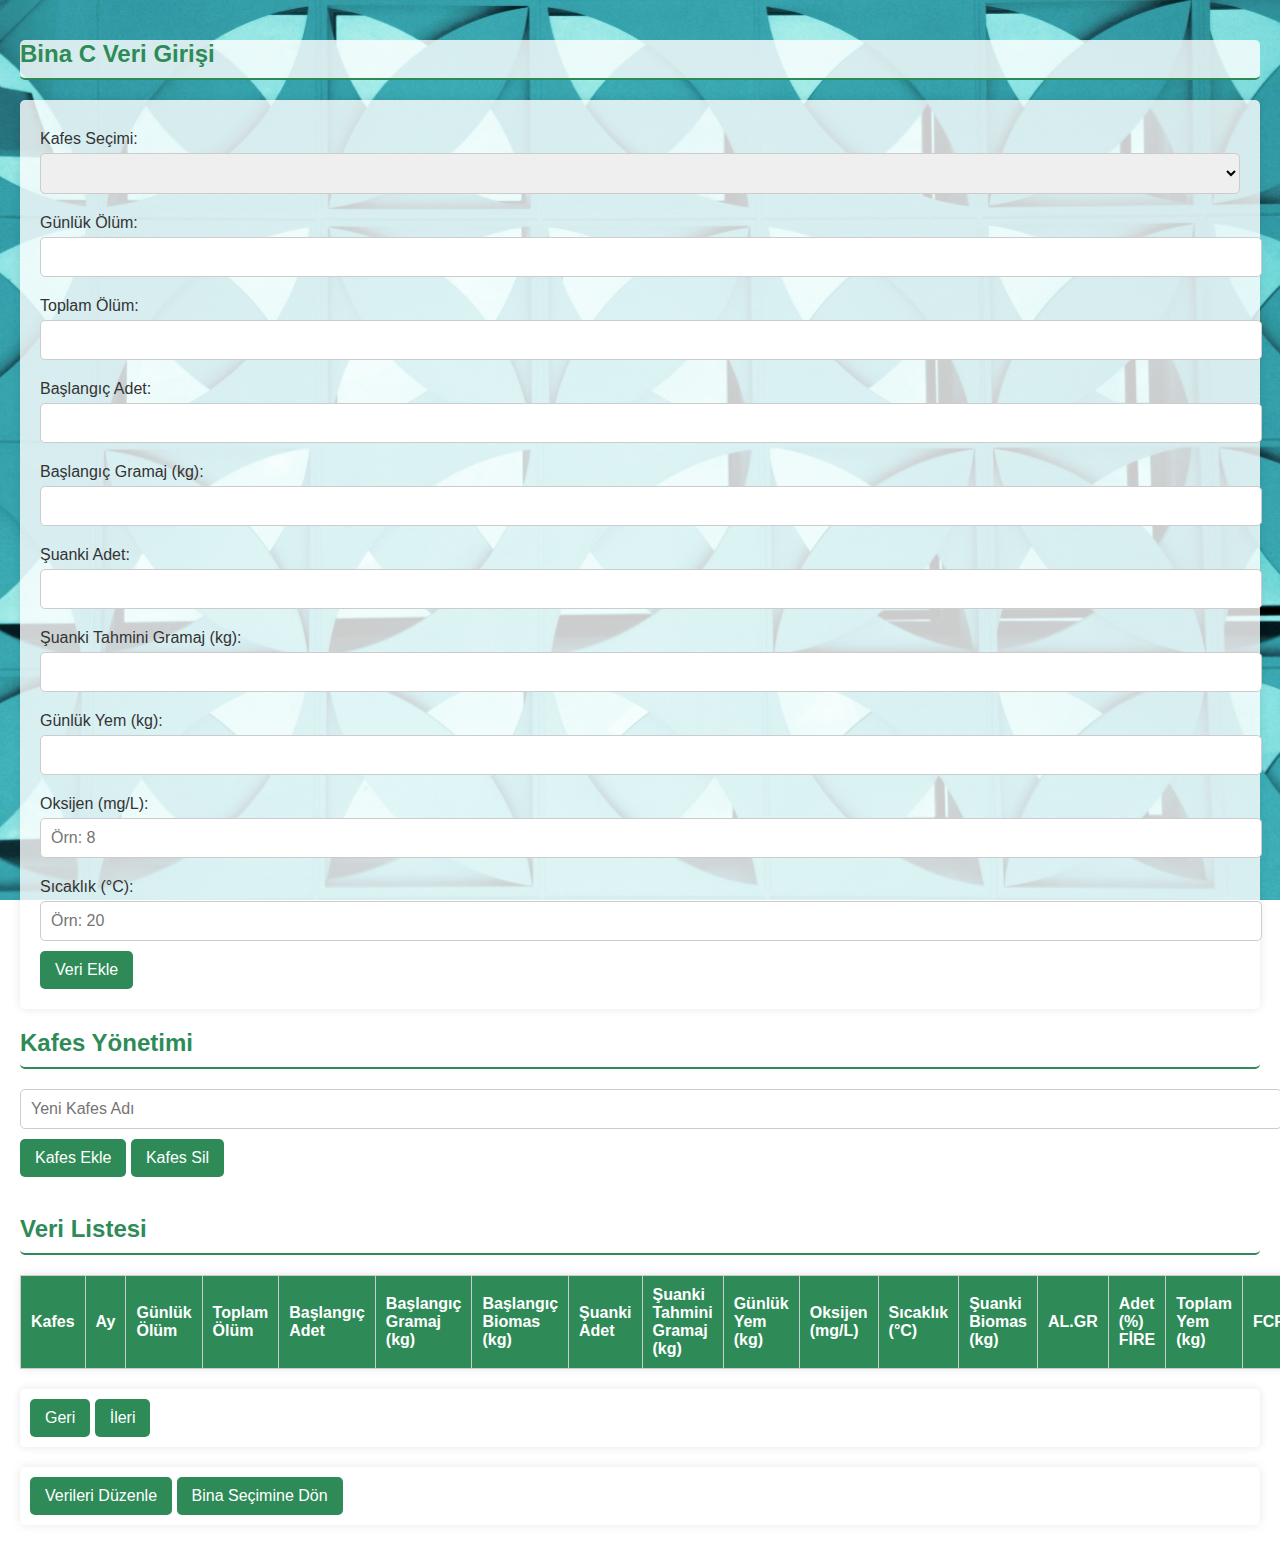
<file: 1/Binalar/veri-girisi-C.html>
<!DOCTYPE html>
<html lang="tr">
<head>
    <meta charset="UTF-8">
    <meta name="viewport" content="width=device-width, initial-scale=1.0">
    <title>Bina C Veri Girişi</title>
    <style>
        body {
            font-family: 'Montserrat', sans-serif;
            background-image: url('baliklar3.jpg');
            background-size: cover;
            background-attachment: fixed;
            background-position: center;
            color: #333;
            margin: 0;
            padding: 20px;
        }

        h2 {
            color: #2e8b57;
            border-bottom: 2px solid #2e8b57;
            padding-bottom: 10px;
            background: rgba(255, 255, 255, 0.8);
            border-radius: 5px;
        }

        form {
            background-color: rgba(255, 255, 255, 0.8);
            padding: 20px;
            border-radius: 5px;
            box-shadow: 0 0 10px rgba(0, 0, 0, 0.1);
            margin-bottom: 20px;
        }

        label {
            display: block;
            margin: 10px 0 5px;
        }

        input, select {
            width: 100%;
            padding: 10px;
            margin-bottom: 10px;
            border: 1px solid #ccc;
            border-radius: 5px;
            font-size: 16px;
        }

        button {
            background-color: #2e8b57;
            color: white;
            border: none;
            border-radius: 5px;
            padding: 10px 15px;
            cursor: pointer;
            font-size: 16px;
        }

        button:hover {
            background-color: #246b44;
        }

        table {
            width: 100%;
            border-collapse: collapse;
            margin-top: 20px;
            background: rgba(255, 255, 255, 0.8);
            border-radius: 5px;
            box-shadow: 0 0 10px rgba(0, 0, 0, 0.1);
        }

        th, td {
            padding: 10px;
            text-align: left;
            border: 1px solid #ccc;
        }

        th {
            background-color: #2e8b57;
            color: white;
        }

        tr:nth-child(even) {
            background-color: rgba(242, 242, 242, 0.8);
        }

        tr:hover {
            background-color: rgba(224, 247, 250, 0.8);
        }

        .button-container {
            margin: 20px 0;
            background: rgba(255, 255, 255, 0.8);
            padding: 10px;
            border-radius: 5px;
            box-shadow: 0 0 10px rgba(0, 0, 0, 0.1);
        }
    </style>
</head>
<body>
    <h2>Bina C Veri Girişi</h2>
    <form id="dataForm">
        <label for="kafesSecimi">Kafes Seçimi:</label>
        <select id="kafesSecimi" required></select>

        <label for="olum">Günlük Ölüm:</label>
        <input type="number" id="olum" required>

        <label for="toplamOlum">Toplam Ölüm:</label>
        <input type="number" id="toplamOlum" required>

        <label for="baslangicAdet">Başlangıç Adet:</label>
        <input type="number" id="baslangicAdet" required>

        <label for="baslangicGramaj">Başlangıç Gramaj (kg):</label>
        <input type="number" id="baslangicGramaj" step="0.01" required>

        <label for="suankiAdet">Şuanki Adet:</label>
        <input type="number" id="suankiAdet" required>

        <label for="suankiTahminiGramaj">Şuanki Tahmini Gramaj (kg):</label>
        <input type="number" id="suankiTahminiGramaj" step="0.01" required>

        <label for="gunlukYem">Günlük Yem (kg):</label>
        <input type="number" id="gunlukYem" required>

        <label for="oksijen">Oksijen (mg/L):</label>
        <input type="number" id="oksijen" placeholder="Örn: 8" step="0.01" required>

        <label for="sicaklik">Sıcaklık (°C):</label>
        <input type="number" id="sicaklik" placeholder="Örn: 20" step="0.1" required>

        <button type="submit">Veri Ekle</button>
    </form>

    <h2>Kafes Yönetimi</h2>
    <input type="text" id="kafesAdi" placeholder="Yeni Kafes Adı">
    <button onclick="addCage()">Kafes Ekle</button>
    <button onclick="deleteCage()">Kafes Sil</button><br><br>
    
    <h2>Veri Listesi</h2>
    <table>
        <thead>
            <tr>
                <th>Kafes</th>
                <th>Ay</th>
                <th>Günlük Ölüm</th>
                <th>Toplam Ölüm</th>
                <th>Başlangıç Adet</th>
                <th>Başlangıç Gramaj (kg)</th>
                <th>Başlangıç Biomas (kg)</th>
                <th>Şuanki Adet</th>
                <th>Şuanki Tahmini Gramaj (kg)</th>
                <th>Günlük Yem (kg)</th>
                <th>Oksijen (mg/L)</th>
                <th>Sıcaklık (°C)</th>
                <th>Şuanki Biomas (kg)</th>
                <th>AL.GR</th>
                <th>Adet (%) FİRE</th> 
                <th>Toplam Yem (kg)</th>
                <th>FCR</th>
                <th>Tarih ve Saat</th>
                <th>İşlem</th>
            </tr>
        </thead>
        <tbody id="dataTableBody"></tbody>
    </table>

    <div class="button-container">
        <button onclick="navigateData(-1)">Geri</button>
        <button onclick="navigateData(1)">İleri</button>
    </div>

    <div class="button-container">
        <button onclick="goToEditPage()">Verileri Düzenle</button>
        <button onclick="goBack()">Bina Seçimine Dön</button>
    </div>

    <script>
        let currentStartIndex = 0;
        const viewWindowSize = 30;

        window.onload = function() {
            loadCages();
            loadStoredData();
        };

        function loadStoredData() {
            const storedData = JSON.parse(localStorage.getItem('dataListC')) || [];
            const tableBody = document.getElementById('dataTableBody');
            tableBody.innerHTML = '';

            const viewData = storedData.slice(currentStartIndex, currentStartIndex + viewWindowSize);
            viewData.forEach((data, index) => {
                addRowToTable(data, index);
            });
        }

        function navigateData(direction) {
            const storedData = JSON.parse(localStorage.getItem('dataListC')) || [];
            const maxIndex = Math.max(storedData.length - viewWindowSize, 0);

            currentStartIndex += direction * viewWindowSize;

            if (currentStartIndex < 0) {
                currentStartIndex = 0;
            } else if (currentStartIndex > maxIndex) {
                currentStartIndex = maxIndex;
            }

            loadStoredData();
        }

        document.getElementById('dataForm').onsubmit = function(event) {
            event.preventDefault();

            const kafes = document.getElementById('kafesSecimi').value;
            const olum = parseInt(document.getElementById('olum').value);
            const toplamOlum = parseInt(document.getElementById('toplamOlum').value);
            const baslangicAdet = parseInt(document.getElementById('baslangicAdet').value);
            const baslangicGramaj = parseFloat(document.getElementById('baslangicGramaj').value);
            const suankiAdet = parseInt(document.getElementById('suankiAdet').value);
            const suankiTahminiGramaj = parseFloat(document.getElementById('suankiTahminiGramaj').value);
            const gunlukYem = parseFloat(document.getElementById('gunlukYem').value);
            const oksijen = parseFloat(document.getElementById('oksijen').value);
            const sicaklik = parseFloat(document.getElementById('sicaklik').value);

            const baslangicBiomas = baslangicAdet * baslangicGramaj;
            const suankiBiomas = suankiAdet * suankiTahminiGramaj;
            const AL_GR = suankiTahminiGramaj - baslangicGramaj;
            const adetFire = ((baslangicAdet - suankiAdet) / baslangicAdet) * 100;
            const toplamYem = gunlukYem;
            const FCR = toplamYem / (suankiBiomas - baslangicBiomas);
            const tarihSaat = new Date().toLocaleString();

            const newData = {
                kafes,
                olum,
                toplamOlum,
                baslangicAdet,
                baslangicGramaj,
                baslangicBiomas,
                suankiAdet,
                suankiTahminiGramaj,
                gunlukYem,
                oksijen,
                sicaklik,
                suankiBiomas,
                AL_GR,
                adetFire: adetFire.toFixed(2),
                toplamYem,
                FCR: FCR.toFixed(2),
                tarihSaat
            };

            const storedData = JSON.parse(localStorage.getItem('dataListC')) || [];
            storedData.push(newData);
            localStorage.setItem('dataListC', JSON.stringify(storedData));

            loadStoredData();
            document.getElementById('dataForm').reset();
        };

        function addRowToTable(data, index) {
            const tableBody = document.getElementById('dataTableBody');
            const row = tableBody.insertRow();

            row.innerHTML = `
                <td>${data.kafes}</td>
                <td>${new Date().toLocaleString('tr-TR', { month: 'long' })}</td>
                <td>${data.olum}</td>
                <td>${data.toplamOlum}</td>
                <td>${data.baslangicAdet}</td>
                <td>${data.baslangicGramaj.toFixed(2)}</td>
                <td>${data.baslangicBiomas.toFixed(2)}</td>
                <td>${data.suankiAdet}</td>
                <td>${data.suankiTahminiGramaj.toFixed(2)}</td>
                <td>${data.gunlukYem.toFixed(2)}</td>
                <td>${data.oksijen.toFixed(2)}</td>
                <td>${data.sicaklik.toFixed(1)}</td>
                <td>${data.suankiBiomas.toFixed(2)}</td>
                <td>${data.AL_GR.toFixed(2)}</td>
                <td>${data.adetFire}</td>
                <td>${data.toplamYem.toFixed(2)}</td>
                <td>${data.FCR}</td>
                <td>${data.tarihSaat}</td>
                <td><button onclick="deleteRow(${index})">Sil</button></td>
            `;
        }

        function deleteRow(index) {
            const storedData = JSON.parse(localStorage.getItem('dataListC')) || [];
            storedData.splice(currentStartIndex + index, 1);
            localStorage.setItem('dataListC', JSON.stringify(storedData));
            loadStoredData();
        }

        function goBack() {
            window.location.href = 'index.html';
        }

        function goToEditPage() {
            window.location.href = 'editData.html';
        }

        function loadCages() {
            const cageSelect = document.getElementById('kafesSecimi');
            const storedCages = JSON.parse(localStorage.getItem('cagesC')) || [];
            cageSelect.innerHTML = '';

            storedCages.forEach(cage => {
                const option = document.createElement('option');
                option.textContent = cage;
                cageSelect.appendChild(option);
            });
        }

        function addCage() {
            const cageName = document.getElementById('kafesAdi').value.trim();
            if (!cageName) return;

            const storedCages = JSON.parse(localStorage.getItem('cagesC')) || [];
            storedCages.push(cageName);
            localStorage.setItem('cagesC', JSON.stringify(storedCages));

            loadCages();
            document.getElementById('kafesAdi').value = '';
        }

        function deleteCage() {
            const cageSelect = document.getElementById('kafesSecimi');
            const selectedCage = cageSelect.value;

            if (!selectedCage) return;

            let storedCages = JSON.parse(localStorage.getItem('cagesC')) || [];
            storedCages = storedCages.filter(cage => cage !== selectedCage);
            localStorage.setItem('cagesC', JSON.stringify(storedCages));

            loadCages();
        }
        function goToEditPage() {
            window.location.href = 'duzenle-C.html';
        }

        function goBack() {
            window.location.href = 'bina-secimi.html';
        }

    </script>
</body>
</html>
</file>
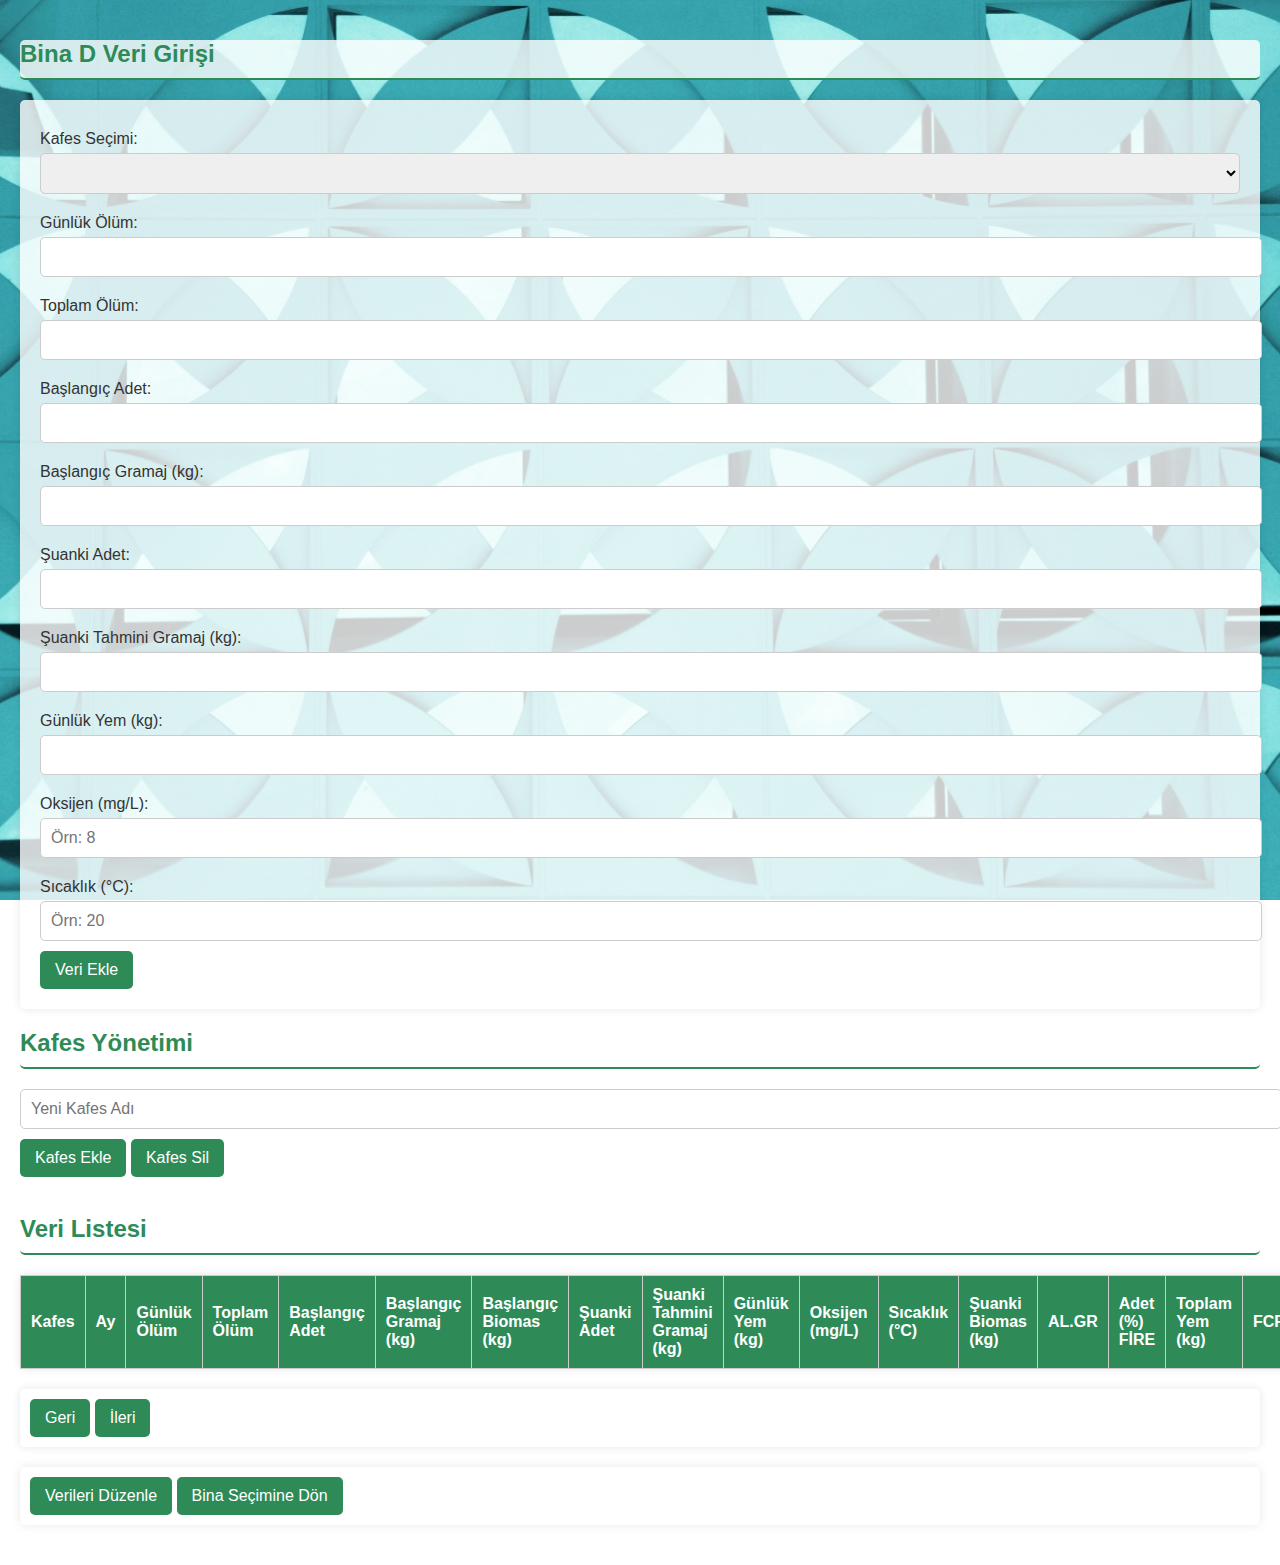
<file: 1/Binalar/veri-girisi-D.html>
<!DOCTYPE html>
<html lang="tr">
<head>
    <meta charset="UTF-8">
    <meta name="viewport" content="width=device-width, initial-scale=1.0">
    <title>Bina D Veri Girişi</title>
    <style>
        body {
            font-family: 'Montserrat', sans-serif;
            background-image: url('baliklar3.jpg');
            background-size: cover;
            background-attachment: fixed;
            background-position: center;
            color: #333;
            margin: 0;
            padding: 20px;
        }

        h2 {
            color: #2e8b57;
            border-bottom: 2px solid #2e8b57;
            padding-bottom: 10px;
            background: rgba(255, 255, 255, 0.8);
            border-radius: 5px;
        }

        form {
            background-color: rgba(255, 255, 255, 0.8);
            padding: 20px;
            border-radius: 5px;
            box-shadow: 0 0 10px rgba(0, 0, 0, 0.1);
            margin-bottom: 20px;
        }

        label {
            display: block;
            margin: 10px 0 5px;
        }

        input, select {
            width: 100%;
            padding: 10px;
            margin-bottom: 10px;
            border: 1px solid #ccc;
            border-radius: 5px;
            font-size: 16px;
        }

        button {
            background-color: #2e8b57;
            color: white;
            border: none;
            border-radius: 5px;
            padding: 10px 15px;
            cursor: pointer;
            font-size: 16px;
        }

        button:hover {
            background-color: #246b44;
        }

        table {
            width: 100%;
            border-collapse: collapse;
            margin-top: 20px;
            background: rgba(255, 255, 255, 0.8);
            border-radius: 5px;
            box-shadow: 0 0 10px rgba(0, 0, 0, 0.1);
        }

        th, td {
            padding: 10px;
            text-align: left;
            border: 1px solid #ccc;
        }

        th {
            background-color: #2e8b57;
            color: white;
        }

        tr:nth-child(even) {
            background-color: rgba(242, 242, 242, 0.8);
        }

        tr:hover {
            background-color: rgba(224, 247, 250, 0.8);
        }

        .button-container {
            margin: 20px 0;
            background: rgba(255, 255, 255, 0.8);
            padding: 10px;
            border-radius: 5px;
            box-shadow: 0 0 10px rgba(0, 0, 0, 0.1);
        }
    </style>
</head>
<body>
    <h2>Bina D Veri Girişi</h2>
    <form id="dataForm">
        <label for="kafesSecimi">Kafes Seçimi:</label>
        <select id="kafesSecimi" required></select>

        <label for="olum">Günlük Ölüm:</label>
        <input type="number" id="olum" required>

        <label for="toplamOlum">Toplam Ölüm:</label>
        <input type="number" id="toplamOlum" required>

        <label for="baslangicAdet">Başlangıç Adet:</label>
        <input type="number" id="baslangicAdet" required>

        <label for="baslangicGramaj">Başlangıç Gramaj (kg):</label>
        <input type="number" id="baslangicGramaj" step="0.01" required>

        <label for="suankiAdet">Şuanki Adet:</label>
        <input type="number" id="suankiAdet" required>

        <label for="suankiTahminiGramaj">Şuanki Tahmini Gramaj (kg):</label>
        <input type="number" id="suankiTahminiGramaj" step="0.01" required>

        <label for="gunlukYem">Günlük Yem (kg):</label>
        <input type="number" id="gunlukYem" required>

        <label for="oksijen">Oksijen (mg/L):</label>
        <input type="number" id="oksijen" placeholder="Örn: 8" step="0.01" required>

        <label for="sicaklik">Sıcaklık (°C):</label>
        <input type="number" id="sicaklik" placeholder="Örn: 20" step="0.1" required>

        <button type="submit">Veri Ekle</button>
    </form>

    <h2>Kafes Yönetimi</h2>
    <input type="text" id="kafesAdi" placeholder="Yeni Kafes Adı">
    <button onclick="addCage()">Kafes Ekle</button>
    <button onclick="deleteCage()">Kafes Sil</button><br><br>
    
    <h2>Veri Listesi</h2>
    <table>
        <thead>
            <tr>
                <th>Kafes</th>
                <th>Ay</th>
                <th>Günlük Ölüm</th>
                <th>Toplam Ölüm</th>
                <th>Başlangıç Adet</th>
                <th>Başlangıç Gramaj (kg)</th>
                <th>Başlangıç Biomas (kg)</th>
                <th>Şuanki Adet</th>
                <th>Şuanki Tahmini Gramaj (kg)</th>
                <th>Günlük Yem (kg)</th>
                <th>Oksijen (mg/L)</th>
                <th>Sıcaklık (°C)</th>
                <th>Şuanki Biomas (kg)</th>
                <th>AL.GR</th>
                <th>Adet (%) FİRE</th> 
                <th>Toplam Yem (kg)</th>
                <th>FCR</th>
                <th>Tarih ve Saat</th>
                <th>İşlem</th>
            </tr>
        </thead>
        <tbody id="dataTableBody"></tbody>
    </table>

    <div class="button-container">
        <button onclick="navigateData(-1)">Geri</button>
        <button onclick="navigateData(1)">İleri</button>
    </div>

    <div class="button-container">
        <button onclick="goToEditPage()">Verileri Düzenle</button>
        <button onclick="goBack()">Bina Seçimine Dön</button>
    </div>

    <script>
        let currentStartIndex = 0;
        const viewWindowSize = 30;

        window.onload = function() {
            loadCages();
            loadStoredData();
        };

        function loadStoredData() {
            const storedData = JSON.parse(localStorage.getItem('dataListD')) || [];
            const tableBody = document.getElementById('dataTableBody');
            tableBody.innerHTML = '';

            const viewData = storedData.slice(currentStartIndex, currentStartIndex + viewWindowSize);
            viewData.forEach((data, index) => {
                addRowToTable(data, index);
            });
        }

        function navigateData(direction) {
            const storedData = JSON.parse(localStorage.getItem('dataListD')) || [];
            const maxIndex = Math.max(storedData.length - viewWindowSize, 0);

            currentStartIndex += direction * viewWindowSize;

            if (currentStartIndex < 0) {
                currentStartIndex = 0;
            } else if (currentStartIndex > maxIndex) {
                currentStartIndex = maxIndex;
            }

            loadStoredData();
        }

        document.getElementById('dataForm').onsubmit = function(event) {
            event.preventDefault();

            const kafes = document.getElementById('kafesSecimi').value;
            const olum = parseInt(document.getElementById('olum').value);
            const toplamOlum = parseInt(document.getElementById('toplamOlum').value);
            const baslangicAdet = parseInt(document.getElementById('baslangicAdet').value);
            const baslangicGramaj = parseFloat(document.getElementById('baslangicGramaj').value);
            const suankiAdet = parseInt(document.getElementById('suankiAdet').value);
            const suankiTahminiGramaj = parseFloat(document.getElementById('suankiTahminiGramaj').value);
            const gunlukYem = parseFloat(document.getElementById('gunlukYem').value);
            const oksijen = parseFloat(document.getElementById('oksijen').value);
            const sicaklik = parseFloat(document.getElementById('sicaklik').value);

            const FCR = 1.2; 
            const suankiBiomas = (suankiAdet * suankiTahminiGramaj / 1000).toFixed(2); 
            const baslangicBiomas = (baslangicAdet * baslangicGramaj / 1000).toFixed(2); 
            const ALGR = (suankiTahminiGramaj - baslangicGramaj).toFixed(2); 

            let storedData = JSON.parse(localStorage.getItem('dataListD')) || [];
            const totalYem = (storedData.reduce((total, item) => total + parseFloat(item.gunlukYem), 0) + gunlukYem).toFixed(2); 
            const FCRValue = (totalYem / (suankiBiomas - baslangicBiomas)).toFixed(2); 

            let adetFire = 0;
            if (toplamOlum > 0) {
                adetFire = ((toplamOlum / baslangicAdet) * 100).toFixed(2);
            }

            const currentDateTime = new Date();
            const formattedDateTime = currentDateTime.toLocaleString('tr-TR', { 
                dateStyle: 'short', 
                timeStyle: 'short' 
            });
            const ay = currentDateTime.toLocaleString('tr-TR', { month: 'long' });

            const newData = {
                kafes,
                ay,
                olum,
                toplamOlum,
                baslangicAdet,
                baslangicGramaj,
                baslangicBiomas,
                suankiAdet,
                suankiTahminiGramaj,
                gunlukYem,
                oksijen,
                sicaklik,
                suankiBiomas,
                ALGR, 
                adetFire, 
                totalYem, 
                FCR: FCRValue,
                tarihSaat: formattedDateTime
            };

            storedData.push(newData);
            localStorage.setItem('dataListD', JSON.stringify(storedData));

            document.getElementById('dataTableBody').innerHTML = '';
            loadStoredData();

            document.getElementById('dataForm').reset();
        };

        function addRowToTable(data, index) {
            const tableBody = document.getElementById('dataTableBody');
            const newRow = tableBody.insertRow();

            newRow.innerHTML = `
                <td>${data.kafes}</td>
                <td>${data.ay}</td>
                <td>${data.olum}</td>
                <td>${data.toplamOlum}</td>
                <td>${data.baslangicAdet}</td>
                <td>${data.baslangicGramaj} kg</td>
                <td>${data.baslangicBiomas} kg</td>
                <td>${data.suankiAdet}</td>
                <td>${data.suankiTahminiGramaj} kg</td>
                <td>${data.gunlukYem} kg</td>
                <td>${data.oksijen} mg/L</td>
                <td>${data.sicaklik} °C</td>
                <td>${data.suankiBiomas} kg</td>
                <td>${data.ALGR} kg</td> 
                <td>${data.adetFire} %</td> 
                <td>${data.totalYem} kg</td> 
                <td>${data.FCR}</td> 
                <td>${data.tarihSaat}</td>
                <td><button onclick="deleteRow(${index})">Sil</button></td>
            `;
        }

        function deleteRow(index) {
            let storedData = JSON.parse(localStorage.getItem('dataListD')) || [];
            storedData.splice(index, 1);
            localStorage.setItem('dataListD', JSON.stringify(storedData));
            loadStoredData();
        }

        function addCage() {
            const kafesAdi = document.getElementById('kafesAdi').value.trim();
            if (kafesAdi !== '') {
                let kafesler = JSON.parse(localStorage.getItem('cageListD')) || [];
                kafesler.push(kafesAdi);
                localStorage.setItem('cageListD', JSON.stringify(kafesler));
                loadCages();
                document.getElementById('kafesAdi').value = '';
            }
        }

        function deleteCage() {
            const kafes = document.getElementById('kafesSecimi').value;
            let kafesler = JSON.parse(localStorage.getItem('cageListD')) || [];
            kafesler = kafesler.filter(k => k !== kafes);
            localStorage.setItem('cageListD', JSON.stringify(kafesler));
            loadCages();
        }

        function loadCages() {
            const kafesler = JSON.parse(localStorage.getItem('cageListD')) || [];
            const kafesSecimi = document.getElementById('kafesSecimi');
            kafesSecimi.innerHTML = '';

            kafesler.forEach(kafes => {
                const option = document.createElement('option');
                option.value = kafes;
                option.text = kafes;
                kafesSecimi.appendChild(option);
            });
        }

        function goToEditPage() {
            window.location.href = 'duzenle-D.html';
        }

        function goBack() {
            window.location.href = 'bina-secimi.html';
        }

    </script>
</body>
</html>
</file>
<file: 1/style3.css>
body {
    margin: 0;
    padding: 0;
    font-family: Arial, sans-serif;
    background-color: #e0f7fa;
    background-image: url('baliklar.jpg'); /* Balık temalı arka plan resmi */
    background-size: cover;
    background-position: center;
    height: 100vh;
    display: flex;
    justify-content: center;
    align-items: center;
}

.container {
    background: rgba(255, 255, 255, 0.8);
    padding: 20px;
    border-radius: 8px;
    box-shadow: 0 0 10px rgba(0, 0, 0, 0.1);
}

h1 {
    text-align: center;
    color: white;
}

label {
    display: block;
    margin: 10px 0 5px;
    color: white;
}

input {
    width: 100%;
    padding: 10px;
    margin-bottom: 15px;
    border: 1px solid white;
    border-radius: 4px;
}

button {
    width: 100%;
    padding: 10px;
    background-color: #00796b;
    color: white;
    border: none;
    border-radius: 4px;
    cursor: pointer;
}

button:hover {
    background-color: #004d40;
}
</file>
